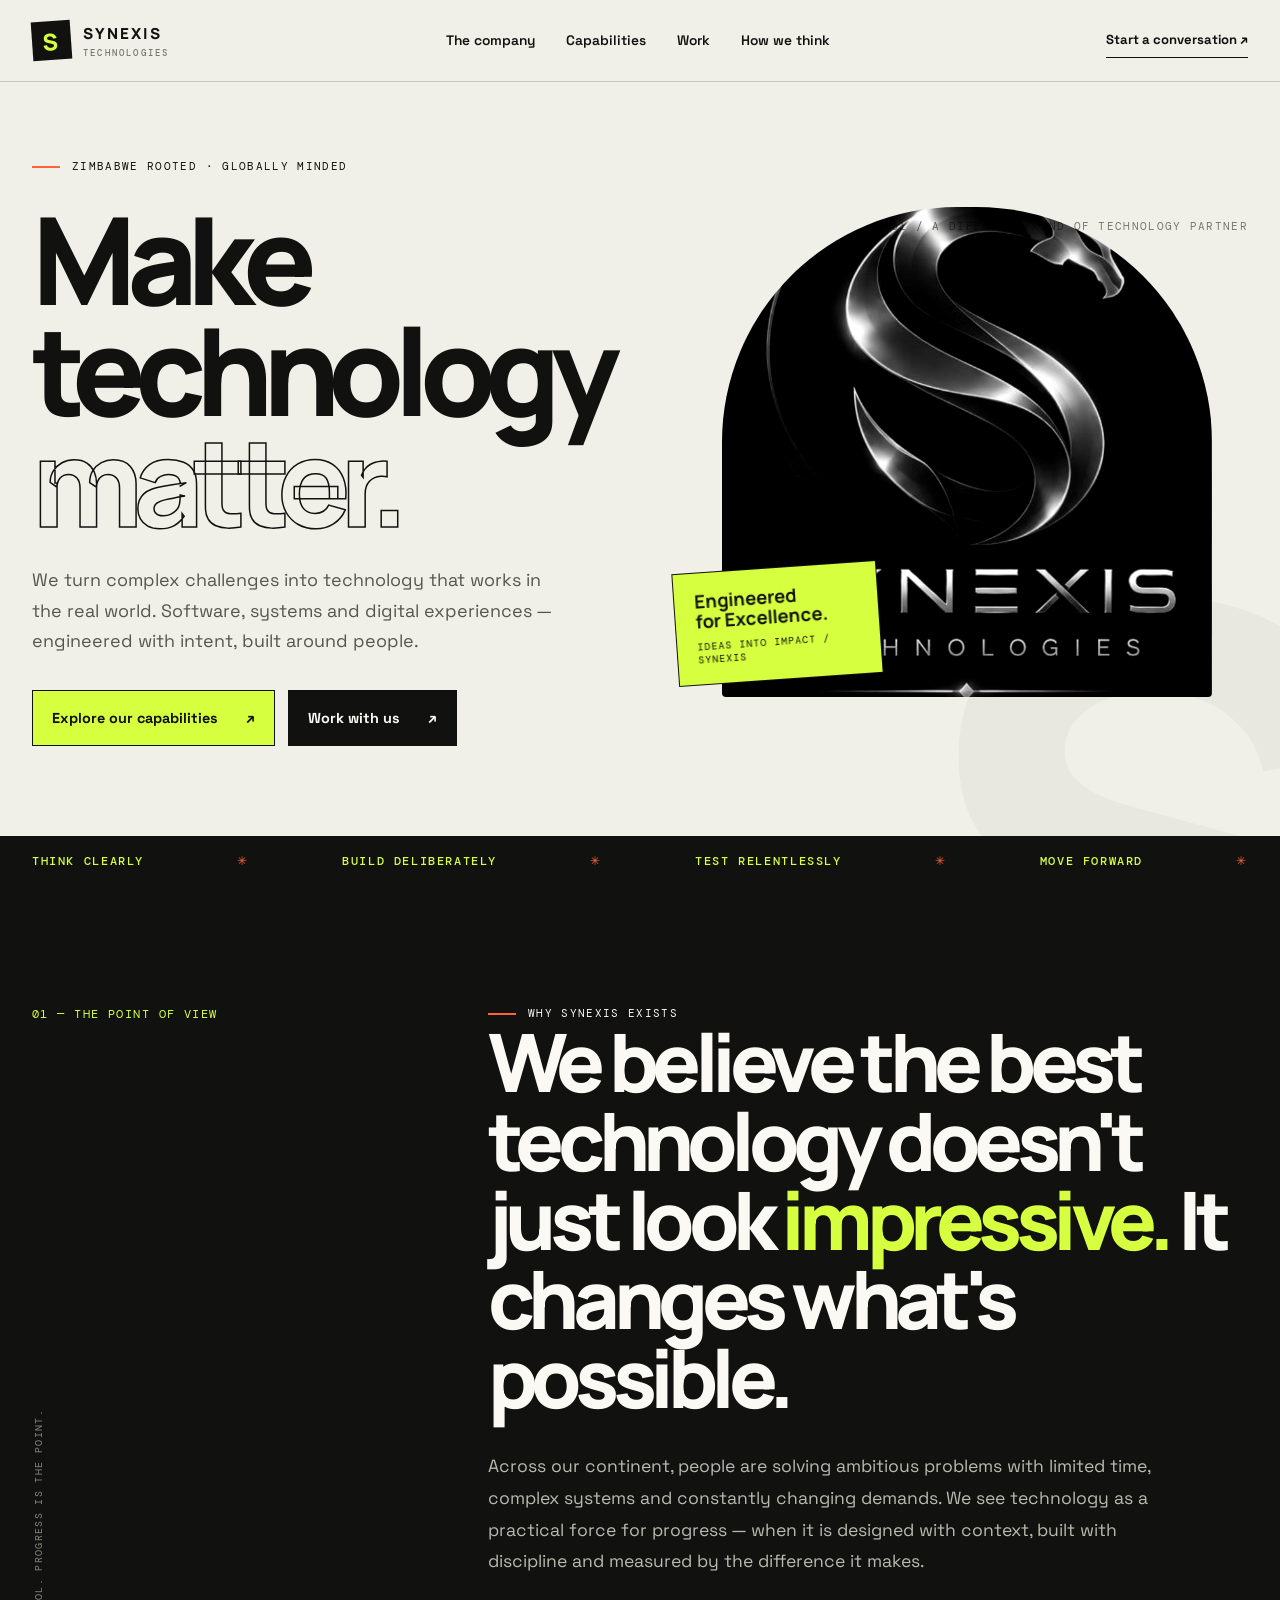
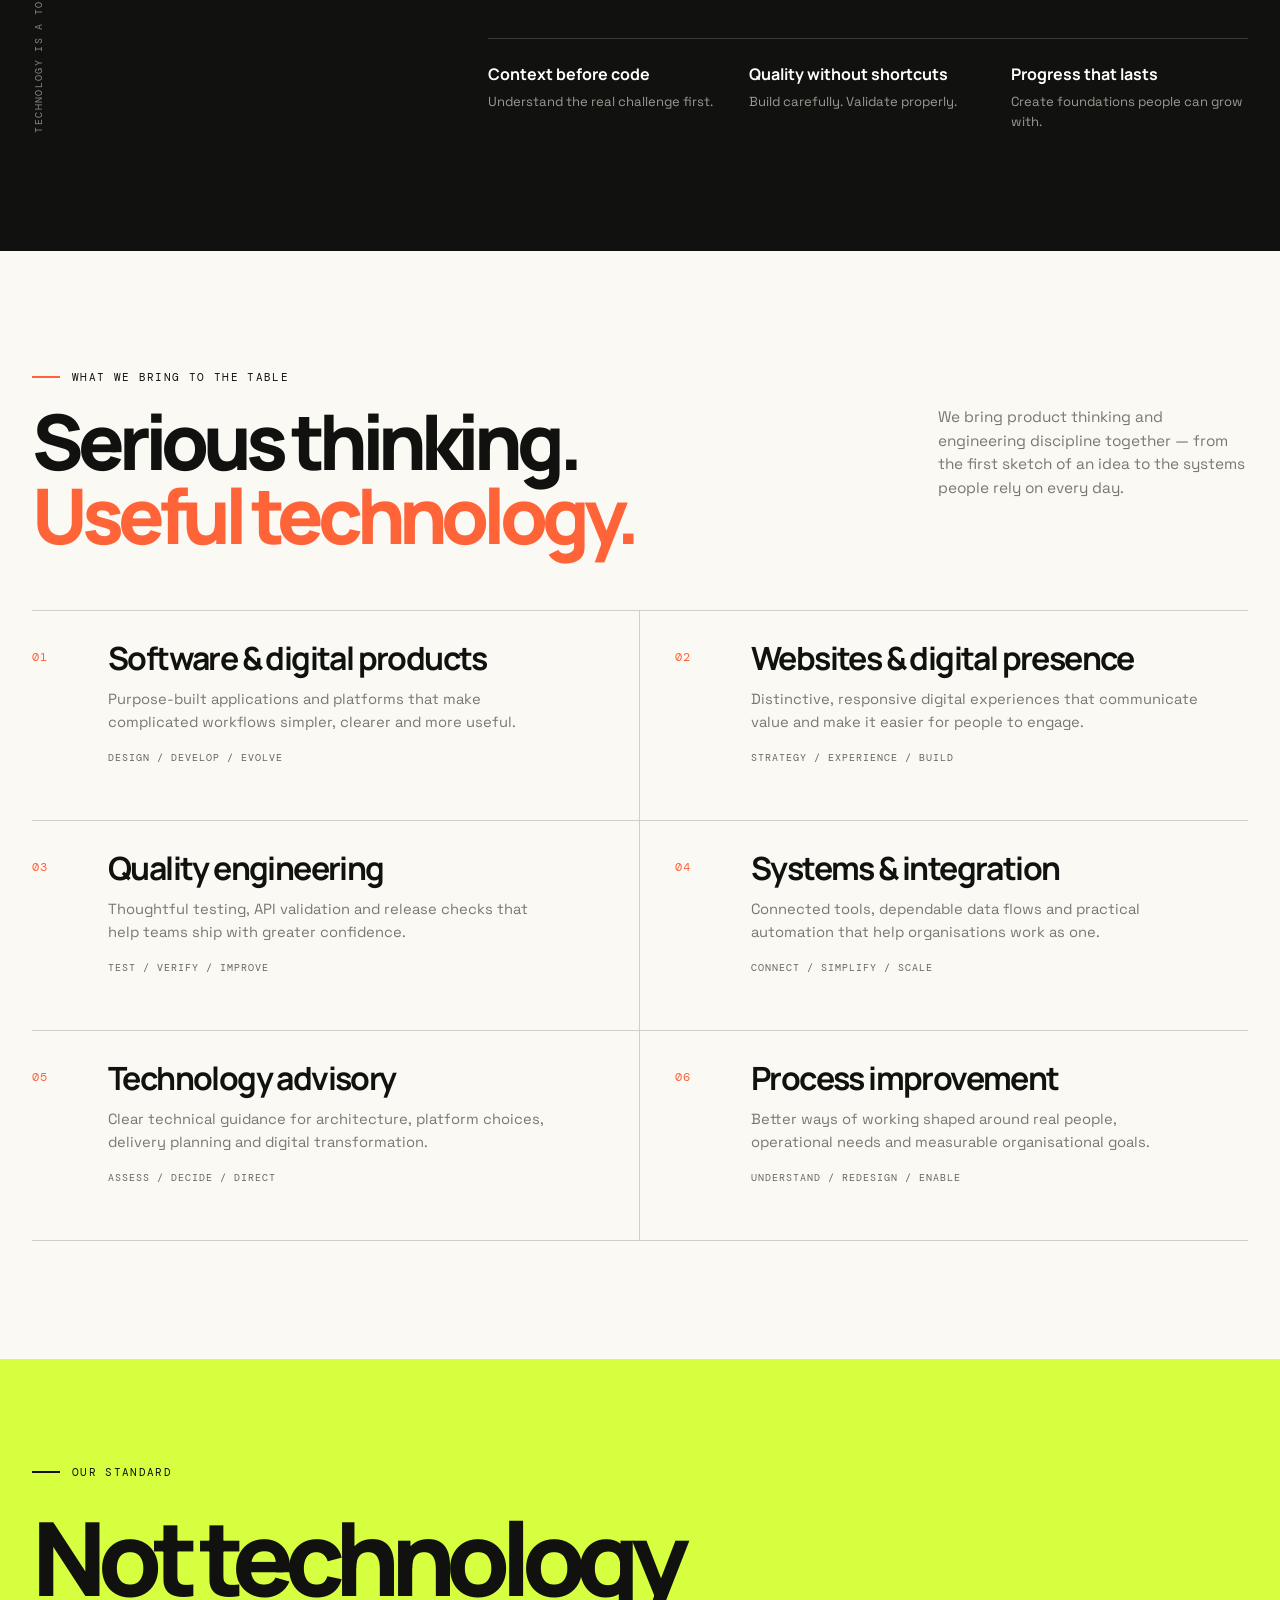
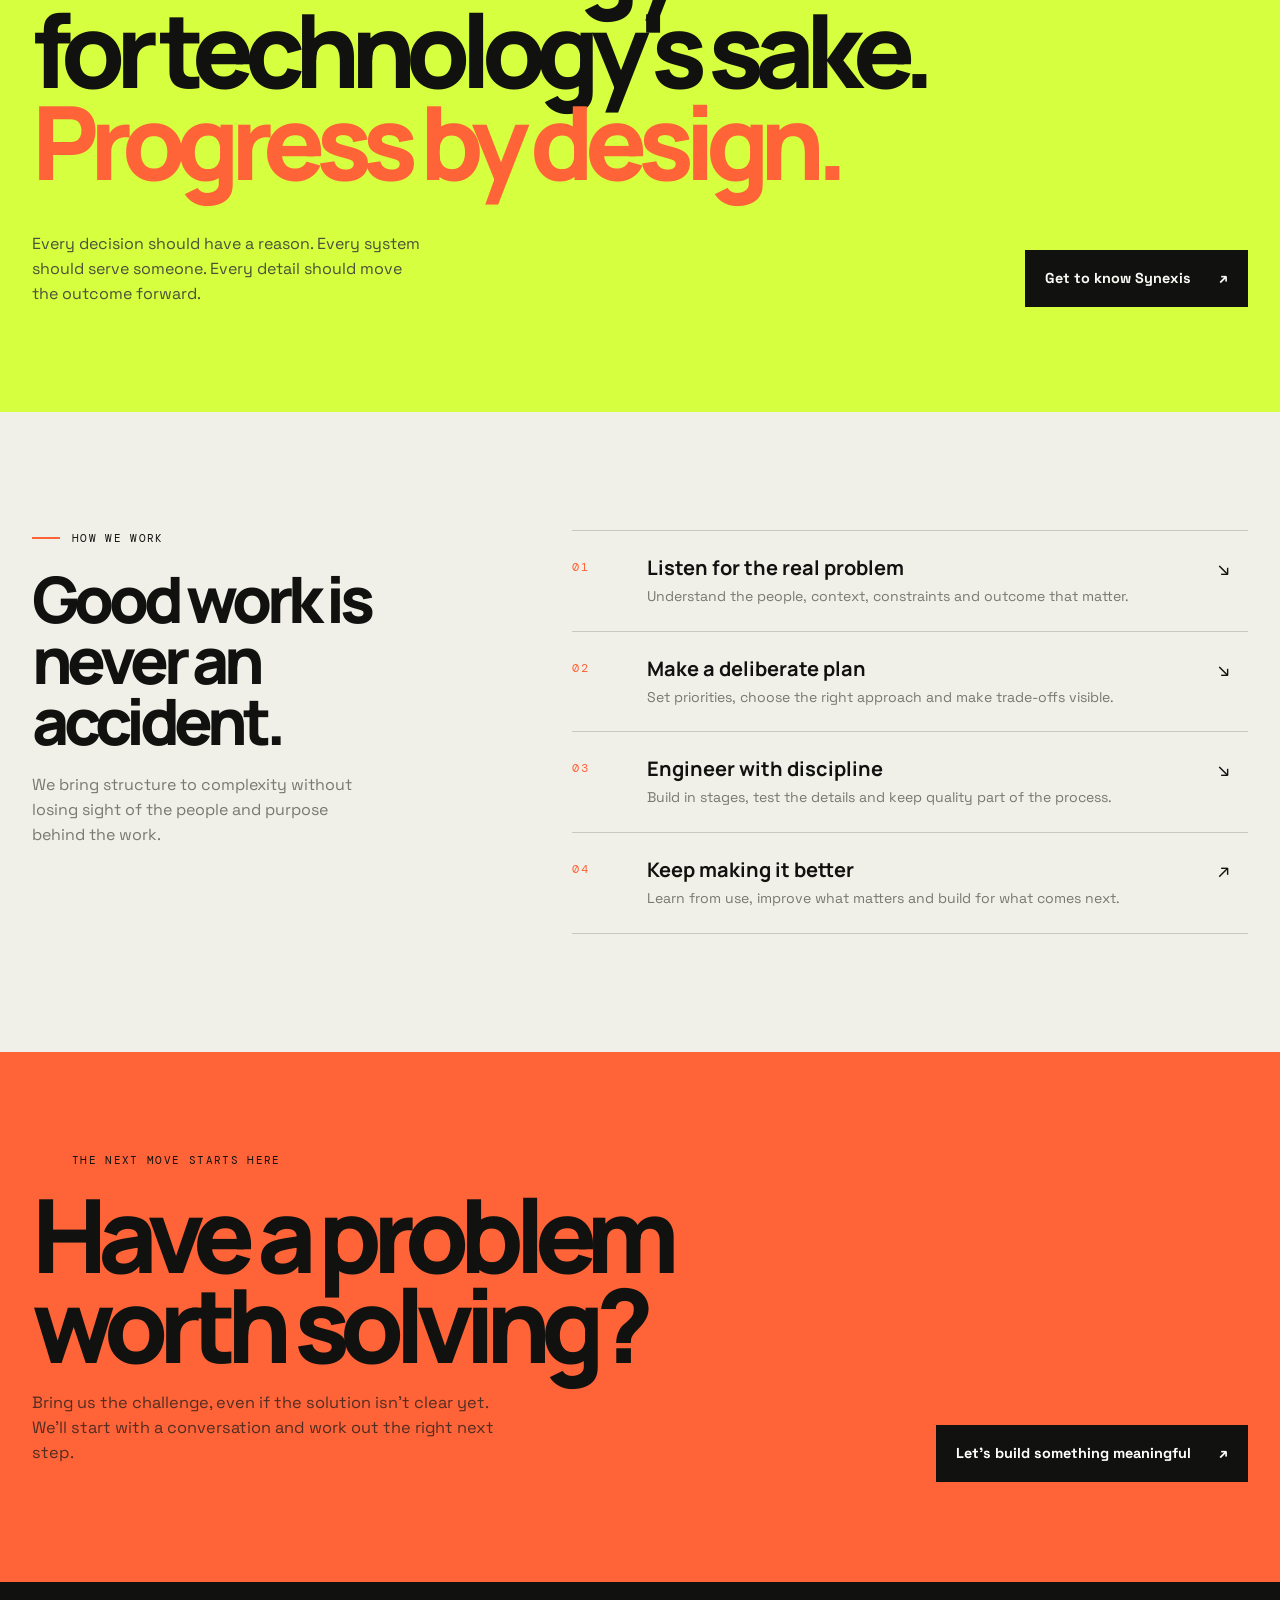
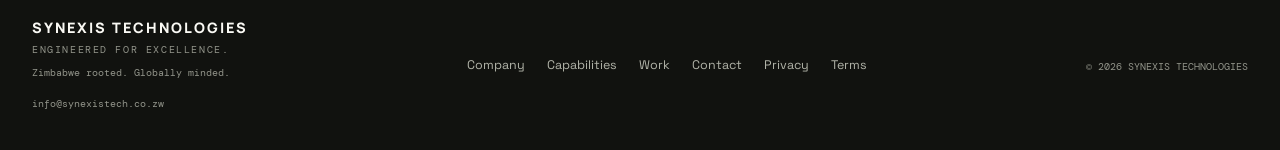
<file: index.html>
<!doctype html>
<html lang="en">
<head>
<meta charset="utf-8"><meta name="viewport" content="width=device-width,initial-scale=1">
<meta name="theme-color" content="#11120f">
<meta name="description" content="Synexis Technologies is an African-rooted technology company building useful digital products, dependable systems and better ways of working. Engineered for Excellence.">
<meta property="og:title" content="Synexis Technologies — Engineered for Excellence"><meta property="og:description" content="We turn complex challenges into technology that works in the real world."><meta property="og:type" content="website"><meta property="og:url" content="https://synexistech.co.zw/">
<title>Synexis Technologies — Engineered for Excellence</title>
<link rel="canonical" href="https://synexistech.co.zw/">
<link rel="preconnect" href="https://fonts.googleapis.com"><link rel="preconnect" href="https://fonts.gstatic.com" crossorigin>
<link href="https://fonts.googleapis.com/css2?family=DM+Mono:wght@400;500&family=Manrope:wght@400;500;600;700;800&family=Space+Grotesk:wght@400;500;600;700&display=swap" rel="stylesheet">
<link rel="icon" type="image/svg+xml" href="favicon.svg">
<style>
:root{--ink:#11120f;--paper:#f0efe8;--white:#faf9f4;--muted:#77796f;--line:rgba(17,18,15,.18);--acid:#d6ff3f;--orange:#ff6338;--max:1240px}
*{box-sizing:border-box}html{scroll-behavior:smooth;scroll-padding-top:84px}body{margin:0;background:var(--paper);color:var(--ink);font-family:"Space Grotesk",sans-serif;line-height:1.55}a{color:inherit;text-decoration:none}button{font:inherit}.wrap{width:min(var(--max),calc(100% - 64px));margin:auto}.mono,.eyebrow,.index,.meta{font-family:"DM Mono",monospace;text-transform:uppercase;letter-spacing:.12em}.eyebrow{font-size:.7rem;display:flex;align-items:center;gap:12px}.eyebrow:before{content:"";width:28px;height:2px;background:var(--orange)}.display{font-family:Manrope,sans-serif;font-weight:800;letter-spacing:-.085em;line-height:.91}.accent{color:var(--orange)}.button{display:inline-flex;align-items:center;gap:28px;padding:16px 19px;background:var(--acid);border:1px solid var(--ink);font-weight:700;font-size:.9rem;transition:.2s}.button:hover{background:var(--orange);color:white;transform:translateY(-3px)}.button.dark{background:var(--ink);color:var(--white);border-color:var(--ink)}.button.dark:hover{background:var(--orange);border-color:var(--orange)}
header{height:82px;background:var(--paper);border-bottom:1px solid var(--line);position:sticky;top:0;z-index:50}.nav{height:100%;display:flex;align-items:center;justify-content:space-between}.brand{display:flex;align-items:center;gap:12px;font:800 .95rem Manrope;letter-spacing:.13em}.brand-symbol{width:39px;height:39px;display:grid;place-items:center;background:var(--ink);color:var(--acid);font:800 1.45rem Manrope;transform:rotate(-4deg)}.brand small{display:block;font:500 .55rem "DM Mono";letter-spacing:.25em;margin-top:3px;color:var(--muted)}.nav-links{display:flex;align-items:center;gap:31px;font-size:.86rem;font-weight:600}.nav-links a{position:relative}.nav-links a:after{content:"";position:absolute;left:0;right:100%;bottom:-7px;height:2px;background:var(--orange);transition:.2s}.nav-links a:hover:after{right:0}.nav-contact{font-size:.82rem;font-weight:700;border-bottom:1px solid var(--ink);padding:7px 0}.menu{display:none;background:none;border:1px solid var(--ink);padding:8px 12px}
.hero{min-height:690px;display:flex;align-items:center;position:relative;overflow:hidden;background:var(--paper)}.hero:after{content:"S";position:absolute;right:-.04em;bottom:-.43em;font:800 min(58vw,760px)/.8 Manrope;letter-spacing:-.13em;color:rgba(17,18,15,.035);pointer-events:none}.hero-grid{display:grid;grid-template-columns:1.05fr .95fr;align-items:center;gap:34px;padding:76px 0 90px;position:relative;z-index:1}.hero h1{font-size:clamp(4.5rem,9.5vw,9.1rem);margin:28px 0 30px;max-width:820px}.hero h1 .outline{-webkit-text-stroke:1.5px var(--ink);color:transparent}.hero-copy>p{font-size:1.12rem;line-height:1.7;max-width:520px;color:#55574e}.hero-actions{display:flex;gap:13px;align-items:center;flex-wrap:wrap;margin-top:33px}.hero-side{position:relative;min-height:500px;display:flex;align-items:center;justify-content:center}.hero-photo{width:min(100%,490px);height:490px;object-fit:cover;object-position:center;border-radius:48% 48% 4px 4px;filter:grayscale(1) contrast(1.1);mix-blend-mode:multiply}.hero-stamp{position:absolute;bottom:22px;left:-12px;background:var(--acid);border:1px solid var(--ink);padding:18px 20px;max-width:205px;transform:rotate(-4deg)}.hero-stamp strong{display:block;font:700 1.15rem Manrope;line-height:1.1}.hero-stamp span{display:block;font: .62rem "DM Mono";text-transform:uppercase;letter-spacing:.1em;margin-top:9px}.hero-index{position:absolute;right:0;top:16px;font-size:.68rem;color:var(--muted)}
.marquee{background:var(--ink);color:var(--acid);overflow:hidden;border-top:1px solid var(--ink);border-bottom:1px solid var(--ink)}.marquee-inner{display:flex;justify-content:space-between;gap:24px;white-space:nowrap;padding:17px 0;font:500 .72rem "DM Mono";letter-spacing:.14em;text-transform:uppercase}.marquee b{color:var(--orange);font-weight:500}
.section{padding:118px 0}.section-top{display:flex;justify-content:space-between;align-items:flex-start;gap:30px;margin-bottom:58px}.section-top h2{font:800 clamp(3rem,6vw,6.2rem)/.96 Manrope;letter-spacing:-.08em;margin:18px 0 0;max-width:770px}.section-top p{max-width:310px;color:var(--muted);font-size:.96rem;margin:36px 0 0}.story{background:var(--ink);color:var(--white)}.story-grid{display:grid;grid-template-columns:.65fr 1.35fr;gap:90px}.story-aside{display:flex;flex-direction:column;justify-content:space-between}.story-aside .index{color:var(--acid);font-size:.75rem}.story-aside .vertical-note{writing-mode:vertical-rl;transform:rotate(180deg);font: .65rem "DM Mono";letter-spacing:.13em;color:#85877d;text-transform:uppercase}.story h2{font:800 clamp(3rem,6.3vw,6.5rem)/.98 Manrope;letter-spacing:-.08em;margin:0 0 34px;max-width:900px}.story h2 span{color:var(--acid)}.story-copy{max-width:710px;color:#b9baaf;font-size:1.1rem;line-height:1.8}.story-foot{display:grid;grid-template-columns:repeat(3,1fr);gap:24px;margin-top:60px;padding-top:24px;border-top:1px solid #ffffff2a}.story-foot strong{display:block;font:700 1rem Manrope;color:white}.story-foot span{display:block;color:#999b91;font-size:.82rem;margin-top:7px}
.capabilities{background:var(--white)}.cap-grid{display:grid;grid-template-columns:repeat(2,1fr);border-top:1px solid var(--line)}.cap{padding:30px 28px 34px 0;border-bottom:1px solid var(--line);display:grid;grid-template-columns:58px 1fr;gap:18px;min-height:210px}.cap:nth-child(odd){border-right:1px solid var(--line);padding-right:35px}.cap:nth-child(even){padding-left:35px}.cap .index{font-size:.72rem;color:var(--orange);padding-top:8px}.cap h3{font:700 clamp(1.4rem,2.5vw,2.1rem)/1.1 Manrope;letter-spacing:-.05em;margin:0 0 12px}.cap p{color:var(--muted);font-size:.92rem;max-width:450px;margin:0}.cap-tag{display:inline-block;margin-top:18px;font: .62rem "DM Mono";letter-spacing:.1em;text-transform:uppercase;color:#65675e}
.manifesto{background:var(--acid);padding:105px 0}.manifesto .eyebrow:before{background:var(--ink)}.manifesto h2{font:800 clamp(3.5rem,8vw,8.4rem)/.9 Manrope;letter-spacing:-.09em;max-width:1100px;margin:30px 0 45px}.manifesto h2 em{font-style:normal;color:var(--orange)}.manifesto-bottom{display:flex;justify-content:space-between;align-items:end;gap:24px}.manifesto-bottom p{max-width:390px;color:#4c503a;margin:0}
.method{background:var(--paper)}.method-grid{display:grid;grid-template-columns:.8fr 1.2fr;gap:90px}.method-intro h2{font:800 clamp(3rem,5vw,5rem)/.95 Manrope;letter-spacing:-.08em;margin:22px 0}.method-intro p{color:var(--muted);max-width:340px}.method-list{border-top:1px solid var(--line)}.method-item{display:grid;grid-template-columns:55px 1fr 30px;gap:20px;padding:23px 0;border-bottom:1px solid var(--line);align-items:start}.method-item .index{color:var(--orange);font-size:.72rem;padding-top:5px}.method-item h3{font:700 1.25rem Manrope;margin:0 0 5px}.method-item p{color:var(--muted);font-size:.88rem;margin:0}.method-item b{font-size:1.2rem;font-weight:400}
.contact{background:var(--orange);color:var(--ink);padding:100px 0}.contact-grid{display:grid;grid-template-columns:1fr auto;gap:40px;align-items:end}.contact h2{font:800 clamp(3.6rem,8vw,8rem)/.88 Manrope;letter-spacing:-.09em;margin:20px 0;max-width:900px}.contact p{max-width:470px;color:#532d22;font-size:1.02rem}.contact .button{background:var(--ink);color:white;border-color:var(--ink);white-space:nowrap}.contact .button:hover{background:var(--acid);color:var(--ink)}
footer{background:var(--ink);color:var(--white);padding:36px 0}.footer-row{display:flex;justify-content:space-between;align-items:center;gap:25px}.footer-brand{font:800 .9rem Manrope;letter-spacing:.14em}.footer-brand small{display:block;font: .62rem "DM Mono";color:#92948a;letter-spacing:.16em;margin-top:6px}.footer-links{display:flex;gap:22px;flex-wrap:wrap;color:#b2b4a9;font-size:.78rem}.footer-links a:hover{color:var(--acid)}.copyright{font:.65rem "DM Mono";color:#92948a}
.reveal{opacity:0;transform:translateY(22px);transition:opacity .7s ease,transform .7s ease}.reveal.visible{opacity:1;transform:none}
@media(max-width:900px){.wrap{width:min(var(--max),calc(100% - 42px))}.hero-grid{grid-template-columns:1fr .8fr;gap:12px}.hero h1{font-size:clamp(4rem,10vw,7rem)}.hero-side{min-height:400px}.hero-photo{height:390px}.story-grid,.method-grid{gap:45px}.section{padding:88px 0}.section-top{display:block}.section-top p{margin:22px 0 0}.contact-grid{grid-template-columns:1fr auto}}
@media(max-width:640px){header{height:70px}.wrap{width:calc(100% - 36px)}.menu{display:block}.nav-links{display:none;position:absolute;top:69px;left:0;right:0;background:var(--paper);padding:14px 22px 22px;border-bottom:1px solid var(--line);flex-direction:column;align-items:stretch;gap:0}.nav-links.open{display:flex}.nav-links a{padding:12px 0}.nav-contact{display:none}.hero-grid{grid-template-columns:1fr;padding:62px 0 58px}.hero{min-height:auto}.hero h1{font-size:clamp(4rem,17vw,6.2rem)}.hero-copy>p{font-size:1rem}.hero-side{min-height:300px;margin-top:12px}.hero-photo{height:310px;width:82%}.hero-stamp{left:0;bottom:5px}.hero-index{top:0}.marquee-inner{justify-content:flex-start;overflow:hidden}.marquee-inner span:nth-child(n+4){display:none}.section{padding:76px 0}.section-top h2{font-size:clamp(3rem,13vw,4.7rem)}.story-grid,.method-grid{grid-template-columns:1fr;gap:34px}.story-aside .vertical-note{display:none}.story h2{font-size:clamp(3.2rem,13vw,5rem)}.story-copy{font-size:1rem}.story-foot{grid-template-columns:1fr;gap:18px;margin-top:36px}.cap-grid{grid-template-columns:1fr}.cap,.cap:nth-child(odd),.cap:nth-child(even){border-right:0;padding:24px 0;min-height:auto}.manifesto{padding:75px 0}.manifesto h2{font-size:clamp(3.5rem,15vw,6rem)}.manifesto-bottom{display:block}.manifesto-bottom p{margin-bottom:25px}.contact{padding:76px 0}.contact-grid{grid-template-columns:1fr;gap:24px}.contact h2{font-size:clamp(3.6rem,16vw,6rem)}.footer-row{flex-direction:column;align-items:flex-start}.footer-links{gap:15px}.copyright{margin-top:5px}}
@media(prefers-reduced-motion:reduce){html{scroll-behavior:auto}*,*:before,*:after{transition:none!important}.reveal{opacity:1;transform:none}}
</style>
</head>
<body>
<header><div class="wrap nav"><a class="brand" href="#home" aria-label="Synexis Technologies home"><span class="brand-symbol">S</span><span>SYNEXIS<small>TECHNOLOGIES</small></span></a><nav class="nav-links" id="navLinks"><a href="about.html">The company</a><a href="services.html">Capabilities</a><a href="work.html">Work</a><a href="#approach">How we think</a></nav><a class="nav-contact" href="contact.html">Start a conversation ↗</a><button class="menu" id="menuBtn" aria-label="Open navigation" aria-expanded="false">MENU</button></div></header>
<main>
<section class="hero" id="home"><div class="wrap hero-grid"><div class="hero-copy reveal"><span class="eyebrow">Zimbabwe rooted · Globally minded</span><h1 class="display">Make<br>technology<br><span class="outline">matter.</span></h1><p>We turn complex challenges into technology that works in the real world. Software, systems and digital experiences — engineered with intent, built around people.</p><div class="hero-actions"><a class="button" href="services.html">Explore our capabilities <span>↗</span></a><a class="button dark" href="contact.html">Work with us <span>↗</span></a></div></div><div class="hero-side reveal"><span class="hero-index mono">01 / A different kind of technology partner</span><img class="hero-photo" src="ChatGPT%20Image%20Oct%2027%2C%202026%2C%2003_24_05%20PM.jpg" alt="Synexis Technologies signature dragon emblem"><div class="hero-stamp"><strong>Engineered<br>for Excellence.</strong><span>Ideas into impact / Synexis</span></div></div></div></section>
<div class="marquee"><div class="wrap marquee-inner"><span>Think clearly</span><b>✳</b><span>Build deliberately</span><b>✳</b><span>Test relentlessly</span><b>✳</b><span>Move forward</span><b>✳</b></div></div>
<section class="section story"><div class="wrap story-grid"><aside class="story-aside"><span class="index">01 — The point of view</span><span class="vertical-note">Technology is a tool. Progress is the point.</span></aside><div class="reveal"><span class="eyebrow">Why Synexis exists</span><h2>We believe the best technology doesn't just look <span>impressive.</span> It changes what's possible.</h2><div class="story-copy">Across our continent, people are solving ambitious problems with limited time, complex systems and constantly changing demands. We see technology as a practical force for progress — when it is designed with context, built with discipline and measured by the difference it makes.</div><div class="story-foot"><div><strong>Context before code</strong><span>Understand the real challenge first.</span></div><div><strong>Quality without shortcuts</strong><span>Build carefully. Validate properly.</span></div><div><strong>Progress that lasts</strong><span>Create foundations people can grow with.</span></div></div></div></div></section>
<section class="section capabilities" id="capabilities"><div class="wrap"><div class="section-top reveal"><div><span class="eyebrow">What we bring to the table</span><h2>Serious thinking.<br><span class="accent">Useful technology.</span></h2></div><p>We bring product thinking and engineering discipline together — from the first sketch of an idea to the systems people rely on every day.</p></div><div class="cap-grid">
<article class="cap reveal"><span class="index">01</span><div><h3>Software & digital products</h3><p>Purpose-built applications and platforms that make complicated workflows simpler, clearer and more useful.</p><span class="cap-tag">Design / Develop / Evolve</span></div></article>
<article class="cap reveal"><span class="index">02</span><div><h3>Websites & digital presence</h3><p>Distinctive, responsive digital experiences that communicate value and make it easier for people to engage.</p><span class="cap-tag">Strategy / Experience / Build</span></div></article>
<article class="cap reveal"><span class="index">03</span><div><h3>Quality engineering</h3><p>Thoughtful testing, API validation and release checks that help teams ship with greater confidence.</p><span class="cap-tag">Test / Verify / Improve</span></div></article>
<article class="cap reveal"><span class="index">04</span><div><h3>Systems & integration</h3><p>Connected tools, dependable data flows and practical automation that help organisations work as one.</p><span class="cap-tag">Connect / Simplify / Scale</span></div></article>
<article class="cap reveal"><span class="index">05</span><div><h3>Technology advisory</h3><p>Clear technical guidance for architecture, platform choices, delivery planning and digital transformation.</p><span class="cap-tag">Assess / Decide / Direct</span></div></article>
<article class="cap reveal"><span class="index">06</span><div><h3>Process improvement</h3><p>Better ways of working shaped around real people, operational needs and measurable organisational goals.</p><span class="cap-tag">Understand / Redesign / Enable</span></div></article>
</div></div></section>
<section class="manifesto"><div class="wrap reveal"><span class="eyebrow">Our standard</span><h2>Not technology<br>for technology's sake.<br><em>Progress by design.</em></h2><div class="manifesto-bottom"><p>Every decision should have a reason. Every system should serve someone. Every detail should move the outcome forward.</p><a class="button dark" href="about.html">Get to know Synexis <span>↗</span></a></div></div></section>
<section class="section method" id="approach"><div class="wrap method-grid"><div class="method-intro reveal"><span class="eyebrow">How we work</span><h2>Good work is never an accident.</h2><p>We bring structure to complexity without losing sight of the people and purpose behind the work.</p></div><div class="method-list reveal"><div class="method-item"><span class="index">01</span><div><h3>Listen for the real problem</h3><p>Understand the people, context, constraints and outcome that matter.</p></div><b>↘</b></div><div class="method-item"><span class="index">02</span><div><h3>Make a deliberate plan</h3><p>Set priorities, choose the right approach and make trade-offs visible.</p></div><b>↘</b></div><div class="method-item"><span class="index">03</span><div><h3>Engineer with discipline</h3><p>Build in stages, test the details and keep quality part of the process.</p></div><b>↘</b></div><div class="method-item"><span class="index">04</span><div><h3>Keep making it better</h3><p>Learn from use, improve what matters and build for what comes next.</p></div><b>↗</b></div></div></div></section>
<section class="contact"><div class="wrap contact-grid"><div class="reveal"><span class="eyebrow">The next move starts here</span><h2>Have a problem<br>worth solving?</h2><p>Bring us the challenge, even if the solution isn't clear yet. We'll start with a conversation and work out the right next step.</p></div><a class="button reveal" href="contact.html">Let's build something meaningful <span>↗</span></a></div></section>
</main>
<footer><div class="wrap footer-row"><div><div class="footer-brand">SYNEXIS TECHNOLOGIES<small>ENGINEERED FOR EXCELLENCE.</small></div><p class="copyright">Zimbabwe rooted. Globally minded.</p><a class="copyright" href="mailto:info@synexistech.co.zw">info@synexistech.co.zw</a></div><div class="footer-links"><a href="about.html">Company</a><a href="services.html">Capabilities</a><a href="work.html">Work</a><a href="contact.html">Contact</a><a href="privacy.html">Privacy</a><a href="terms.html">Terms</a></div><div class="copyright">© <span id="year"></span> SYNEXIS TECHNOLOGIES</div></div></footer>
<script>
const menuBtn=document.getElementById('menuBtn'),navLinks=document.getElementById('navLinks');
menuBtn.addEventListener('click',()=>{const open=navLinks.classList.toggle('open');menuBtn.setAttribute('aria-expanded',String(open));menuBtn.textContent=open?'CLOSE':'MENU';menuBtn.setAttribute('aria-label',open?'Close navigation':'Open navigation')});
navLinks.querySelectorAll('a').forEach(a=>a.addEventListener('click',()=>{navLinks.classList.remove('open');menuBtn.setAttribute('aria-expanded','false');menuBtn.textContent='MENU'}));
document.getElementById('year').textContent=new Date().getFullYear();
if('IntersectionObserver'in window){const observer=new IntersectionObserver(entries=>entries.forEach(entry=>{if(entry.isIntersecting){entry.target.classList.add('visible');observer.unobserve(entry.target)}}),{threshold:.12});document.querySelectorAll('.reveal').forEach(el=>observer.observe(el))}else document.querySelectorAll('.reveal').forEach(el=>el.classList.add('visible'));
</script>
</body></html>
</file>
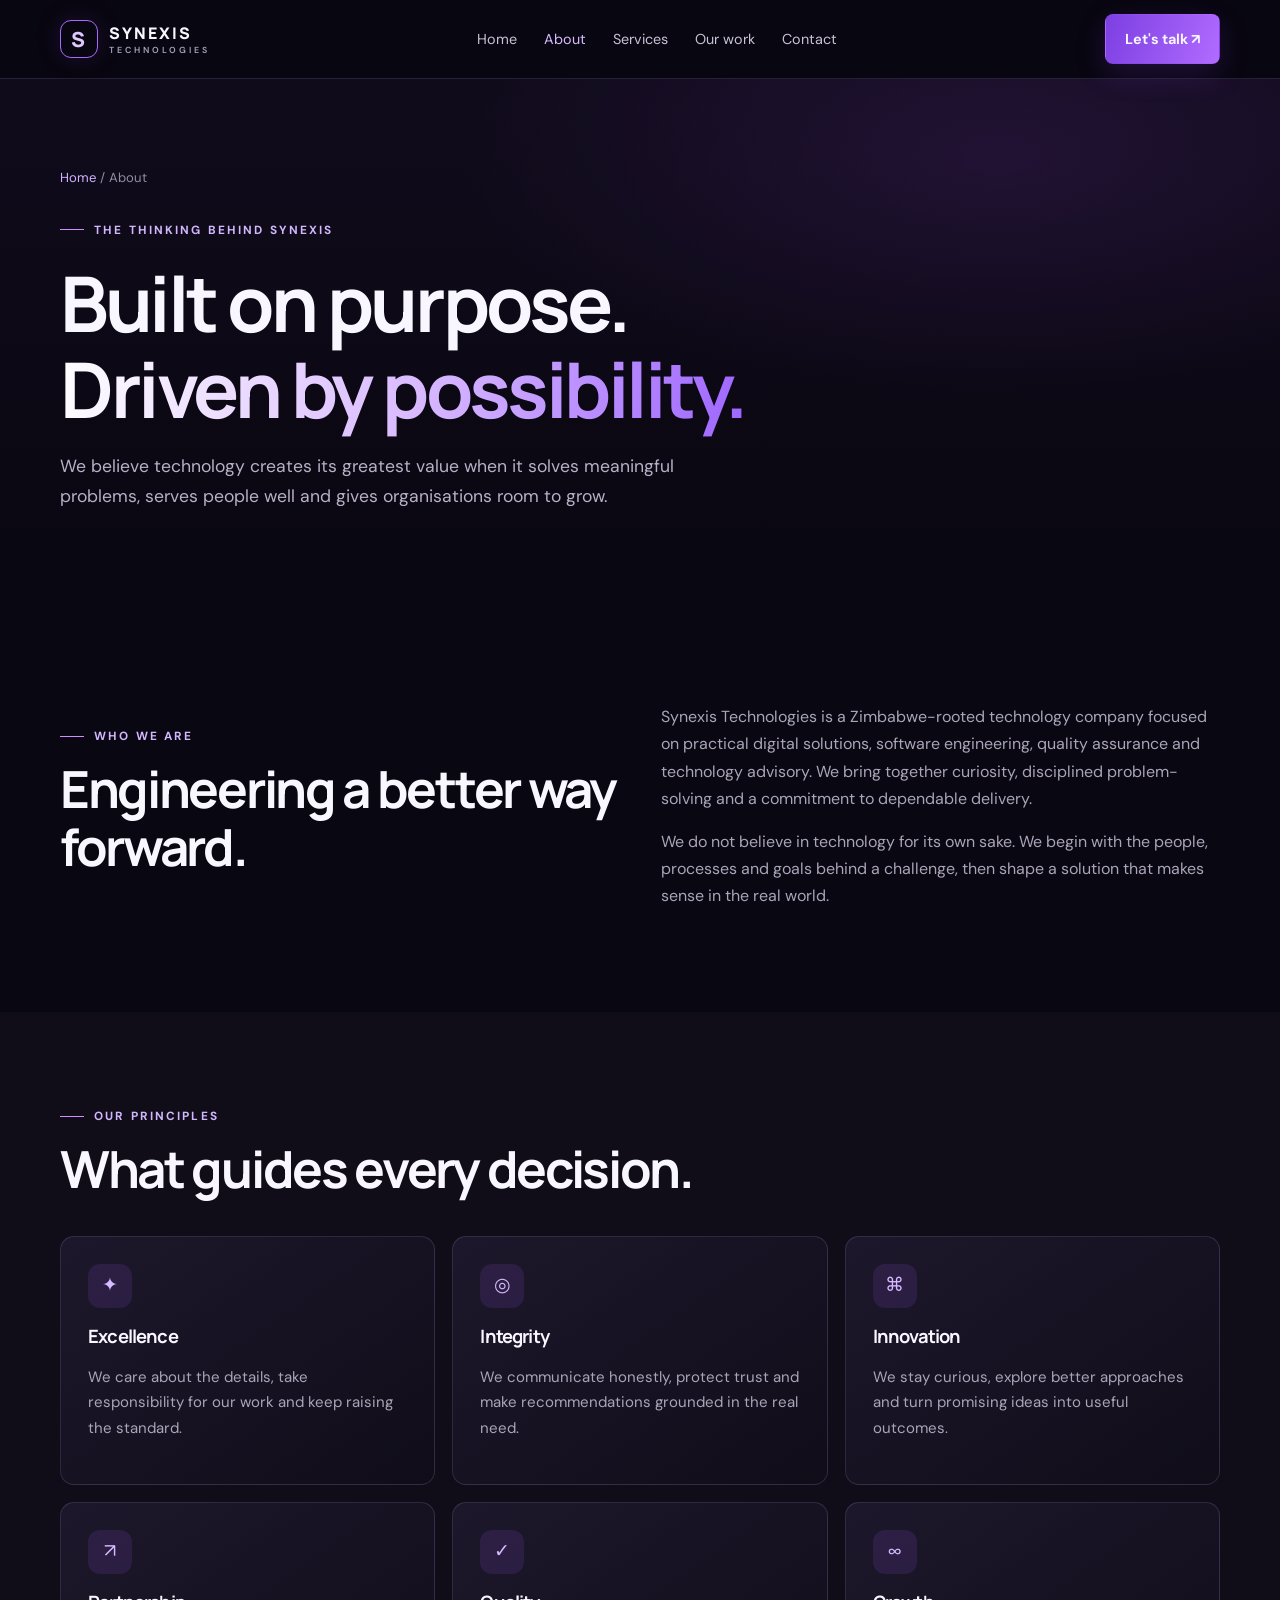
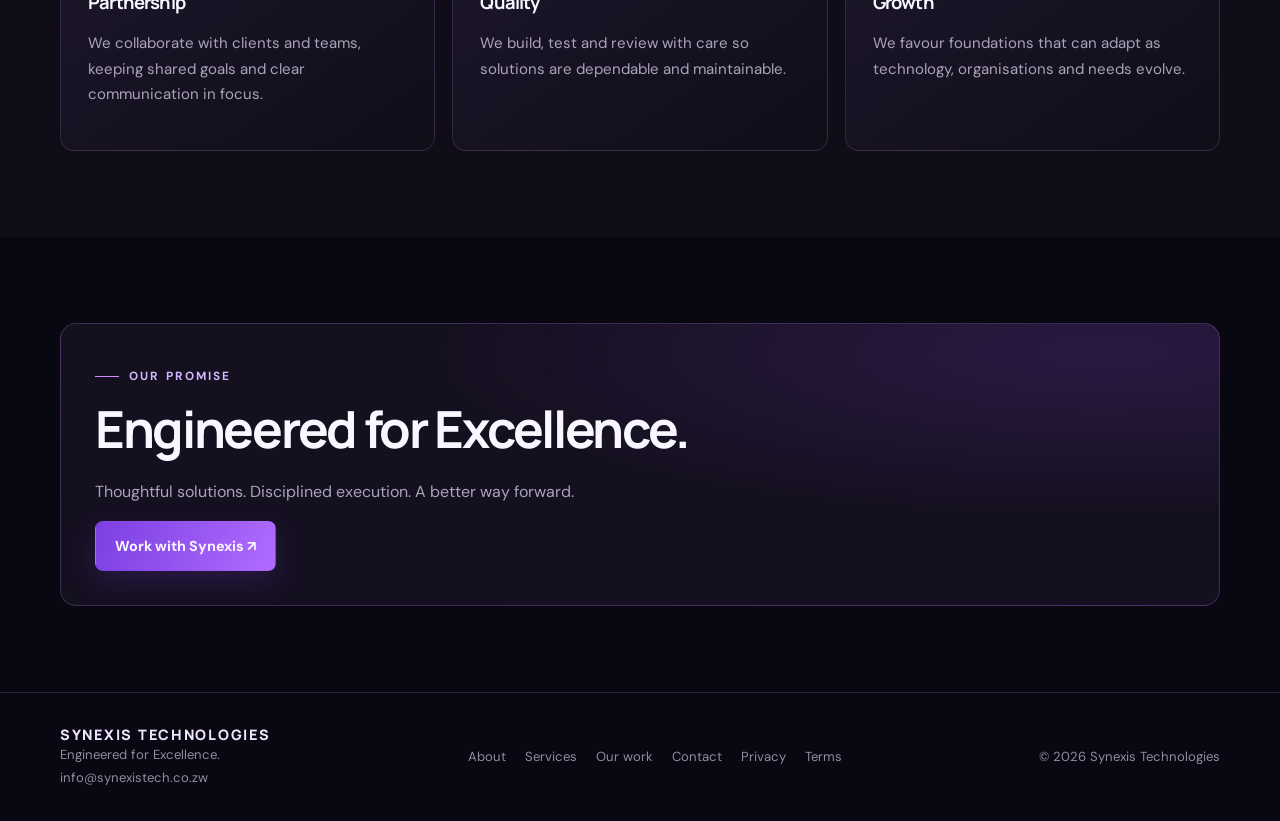
<file: about.html>
<!doctype html><html lang="en"><head><meta charset="utf-8"><meta name="viewport" content="width=device-width,initial-scale=1"><meta name="description" content="Discover Synexis Technologies: our purpose, principles and approach to building useful technology."><title>About Synexis Technologies</title><link rel="stylesheet" href="assets/css/site.css"><link rel="preconnect" href="https://fonts.googleapis.com"><link href="https://fonts.googleapis.com/css2?family=DM+Sans:wght@400;500;600;700&family=Manrope:wght@500;600;700;800&display=swap" rel="stylesheet"><link rel="icon" type="image/svg+xml" href="favicon.svg"></head><body><a class="skip" href="#main">Skip to content</a><header class="site-header"><div class="wrap nav"><a class="brand" href="index.html"><span class="brand-mark">S</span><span>SYNEXIS<small>TECHNOLOGIES</small></span></a><nav class="nav-links"><a href="index.html">Home</a><a href="about.html" aria-current="page">About</a><a href="services.html">Services</a><a href="work.html">Our work</a><a href="contact.html">Contact</a></nav><a class="btn btn-primary" href="contact.html">Let's talk ↗</a><button class="menu-btn" aria-expanded="false">Menu</button></div></header><main id="main"><section class="page-hero"><div class="wrap"><div class="crumb"><a href="index.html">Home</a> / About</div><span class="eyebrow">The thinking behind Synexis</span><h1>Built on purpose.<br><span class="gradient">Driven by possibility.</span></h1><p>We believe technology creates its greatest value when it solves meaningful problems, serves people well and gives organisations room to grow.</p></div></section><section class="section"><div class="wrap grid-2"><div class="reveal"><span class="eyebrow">Who we are</span><h2>Engineering a better way forward.</h2></div><div class="reveal"><p class="muted">Synexis Technologies is a Zimbabwe-rooted technology company focused on practical digital solutions, software engineering, quality assurance and technology advisory. We bring together curiosity, disciplined problem-solving and a commitment to dependable delivery.</p><p class="muted">We do not believe in technology for its own sake. We begin with the people, processes and goals behind a challenge, then shape a solution that makes sense in the real world.</p></div></div></section><section class="section" style="background:#100d19"><div class="wrap"><div class="section-head reveal"><span class="eyebrow">Our principles</span><h2>What guides every decision.</h2></div><div class="grid-3"><article class="card reveal"><div class="icon-box">✦</div><h3>Excellence</h3><p>We care about the details, take responsibility for our work and keep raising the standard.</p></article><article class="card reveal"><div class="icon-box">◎</div><h3>Integrity</h3><p>We communicate honestly, protect trust and make recommendations grounded in the real need.</p></article><article class="card reveal"><div class="icon-box">⌘</div><h3>Innovation</h3><p>We stay curious, explore better approaches and turn promising ideas into useful outcomes.</p></article><article class="card reveal"><div class="icon-box">↗</div><h3>Partnership</h3><p>We collaborate with clients and teams, keeping shared goals and clear communication in focus.</p></article><article class="card reveal"><div class="icon-box">✓</div><h3>Quality</h3><p>We build, test and review with care so solutions are dependable and maintainable.</p></article><article class="card reveal"><div class="icon-box">∞</div><h3>Growth</h3><p>We favour foundations that can adapt as technology, organisations and needs evolve.</p></article></div></div></section><section class="section"><div class="wrap callout reveal"><span class="eyebrow">Our promise</span><h2>Engineered for Excellence.</h2><p class="muted">Thoughtful solutions. Disciplined execution. A better way forward.</p><a class="btn btn-primary" href="contact.html">Work with Synexis ↗</a></div></section></main><footer class="site-footer"><div class="wrap footer-row"><div><div class="footer-brand">SYNEXIS TECHNOLOGIES</div><div>Engineered for Excellence.</div><div><a href="mailto:info@synexistech.co.zw">info@synexistech.co.zw</a></div></div><div class="footer-links"><a href="about.html">About</a><a href="services.html">Services</a><a href="work.html">Our work</a><a href="contact.html">Contact</a><a href="privacy.html">Privacy</a><a href="terms.html">Terms</a></div><div>© <span data-year></span> Synexis Technologies</div></div></footer><script src="assets/js/site.js"></script></body></html>
</file>
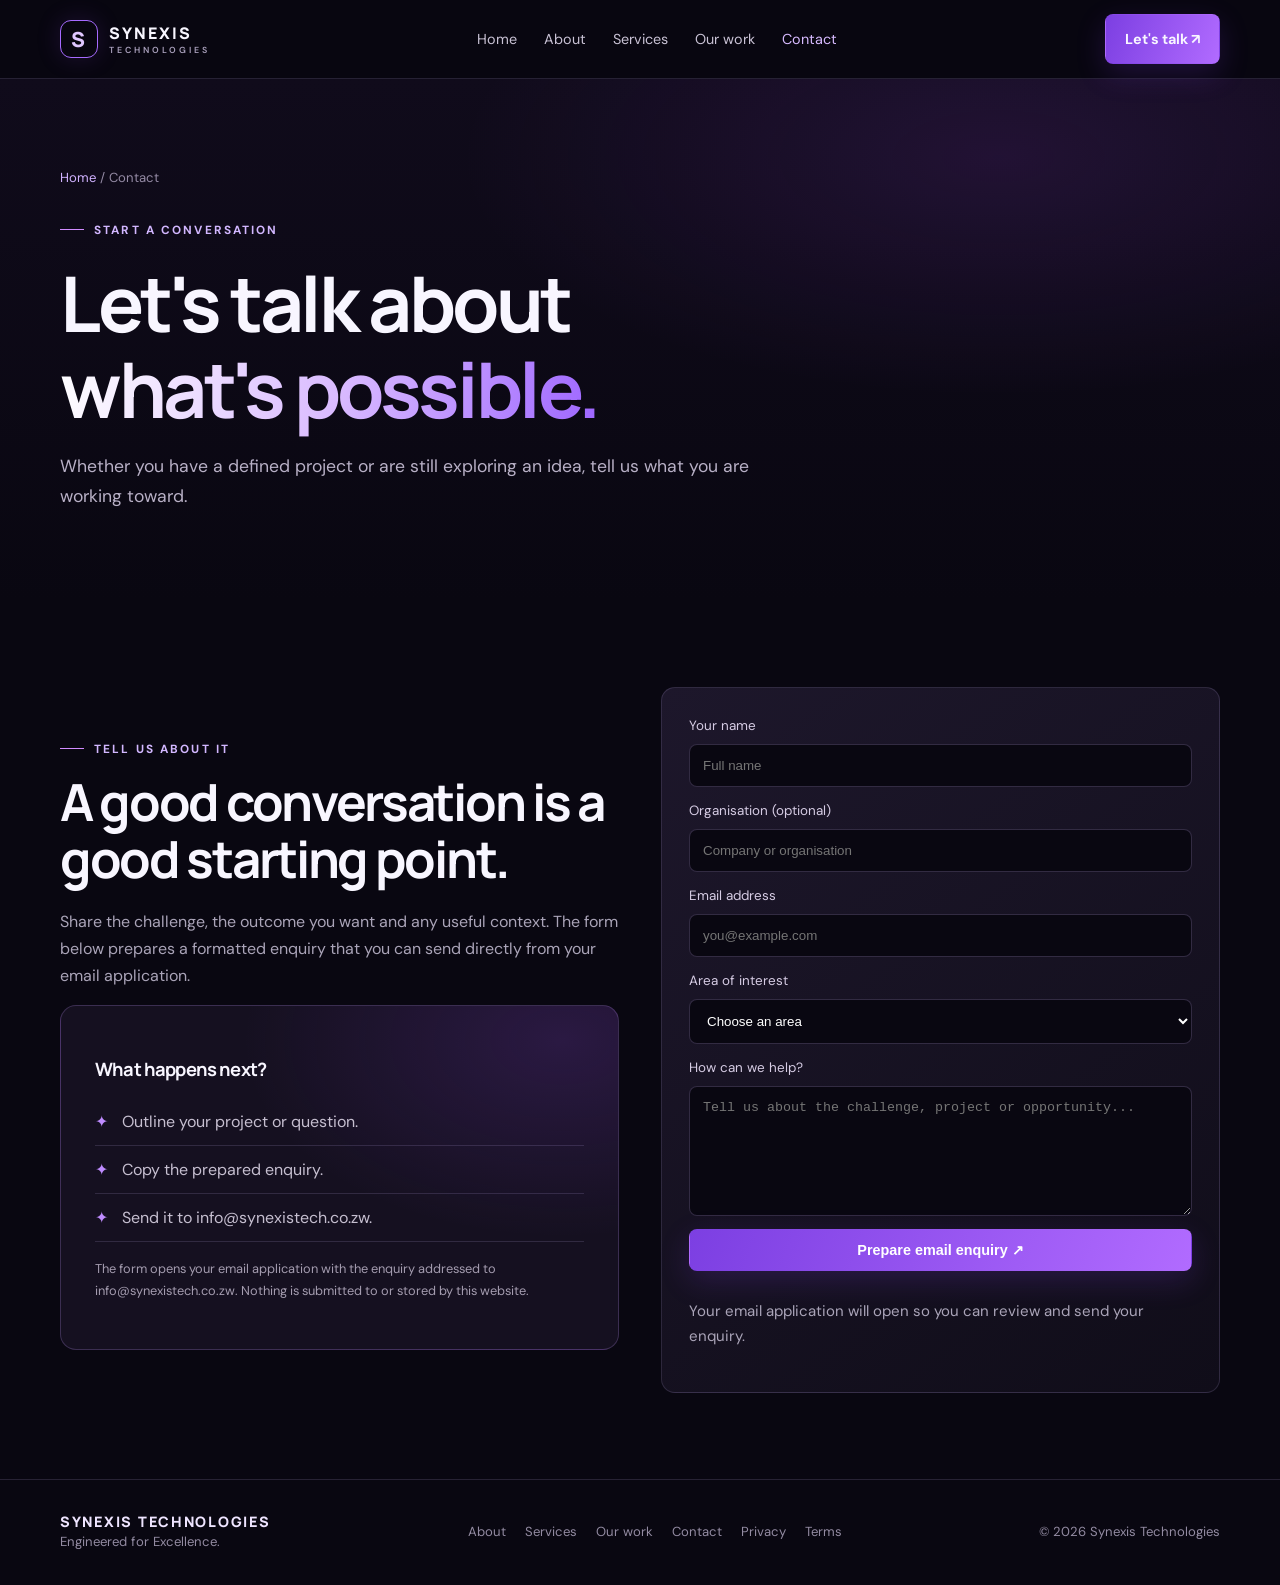
<file: contact.html>
<!doctype html><html lang="en"><head><meta charset="utf-8"><meta name="viewport" content="width=device-width,initial-scale=1"><meta name="description" content="Contact Synexis Technologies to discuss software, digital solutions, quality assurance or technology consulting."><title>Contact | Synexis Technologies</title><link rel="stylesheet" href="assets/css/site.css"><link rel="preconnect" href="https://fonts.googleapis.com"><link href="https://fonts.googleapis.com/css2?family=DM+Sans:wght@400;500;600;700&family=Manrope:wght@500;600;700;800&display=swap" rel="stylesheet"><link rel="icon" type="image/svg+xml" href="favicon.svg"></head><body><header class="site-header"><div class="wrap nav"><a class="brand" href="index.html"><span class="brand-mark">S</span><span>SYNEXIS<small>TECHNOLOGIES</small></span></a><nav class="nav-links"><a href="index.html">Home</a><a href="about.html">About</a><a href="services.html">Services</a><a href="work.html">Our work</a><a href="contact.html" aria-current="page">Contact</a></nav><a class="btn btn-primary" href="contact.html">Let's talk ↗</a><button class="menu-btn" aria-expanded="false">Menu</button></div></header><main><section class="page-hero"><div class="wrap"><div class="crumb"><a href="index.html">Home</a> / Contact</div><span class="eyebrow">Start a conversation</span><h1>Let's talk about<br><span class="gradient">what's possible.</span></h1><p>Whether you have a defined project or are still exploring an idea, tell us what you are working toward.</p></div></section><section class="section"><div class="wrap grid-2"><div class="reveal"><span class="eyebrow">Tell us about it</span><h2>A good conversation is a good starting point.</h2><p class="muted">Share the challenge, the outcome you want and any useful context. The form below prepares a formatted enquiry that you can send directly from your email application.</p><div class="callout"><h3>What happens next?</h3><ul class="list-check"><li>Outline your project or question.</li><li>Copy the prepared enquiry.</li><li>Send it to info@synexistech.co.zw.</li></ul><p class="notice">The form opens your email application with the enquiry addressed to <a href="mailto:info@synexistech.co.zw">info@synexistech.co.zw</a>. Nothing is submitted to or stored by this website.</p></div></div><form class="contact-form card reveal" id="enquiry-form"><label>Your name<input name="name" autocomplete="name" required placeholder="Full name"></label><label>Organisation (optional)<input name="organisation" autocomplete="organization" placeholder="Company or organisation"></label><label>Email address<input name="email" type="email" autocomplete="email" required placeholder="you@example.com"></label><label>Area of interest<select name="area" required><option value="">Choose an area</option><option>Software and digital solutions</option><option>Website development</option><option>Quality assurance and testing</option><option>Systems and integration</option><option>Technology consulting</option><option>Other enquiry</option></select></label><label>How can we help?<textarea name="message" required placeholder="Tell us about the challenge, project or opportunity..."></textarea></label><button class="btn btn-primary" type="submit">Prepare email enquiry ↗</button><p class="notice" id="form-status" role="status" aria-live="polite">Your email application will open so you can review and send your enquiry.</p></form></div></section></main><footer class="site-footer"><div class="wrap footer-row"><div><div class="footer-brand">SYNEXIS TECHNOLOGIES</div><div>Engineered for Excellence.</div></div><div class="footer-links"><a href="about.html">About</a><a href="services.html">Services</a><a href="work.html">Our work</a><a href="contact.html">Contact</a><a href="privacy.html">Privacy</a><a href="terms.html">Terms</a></div><div>© <span data-year></span> Synexis Technologies</div></div></footer><script src="assets/js/site.js"></script></body></html>
</file>
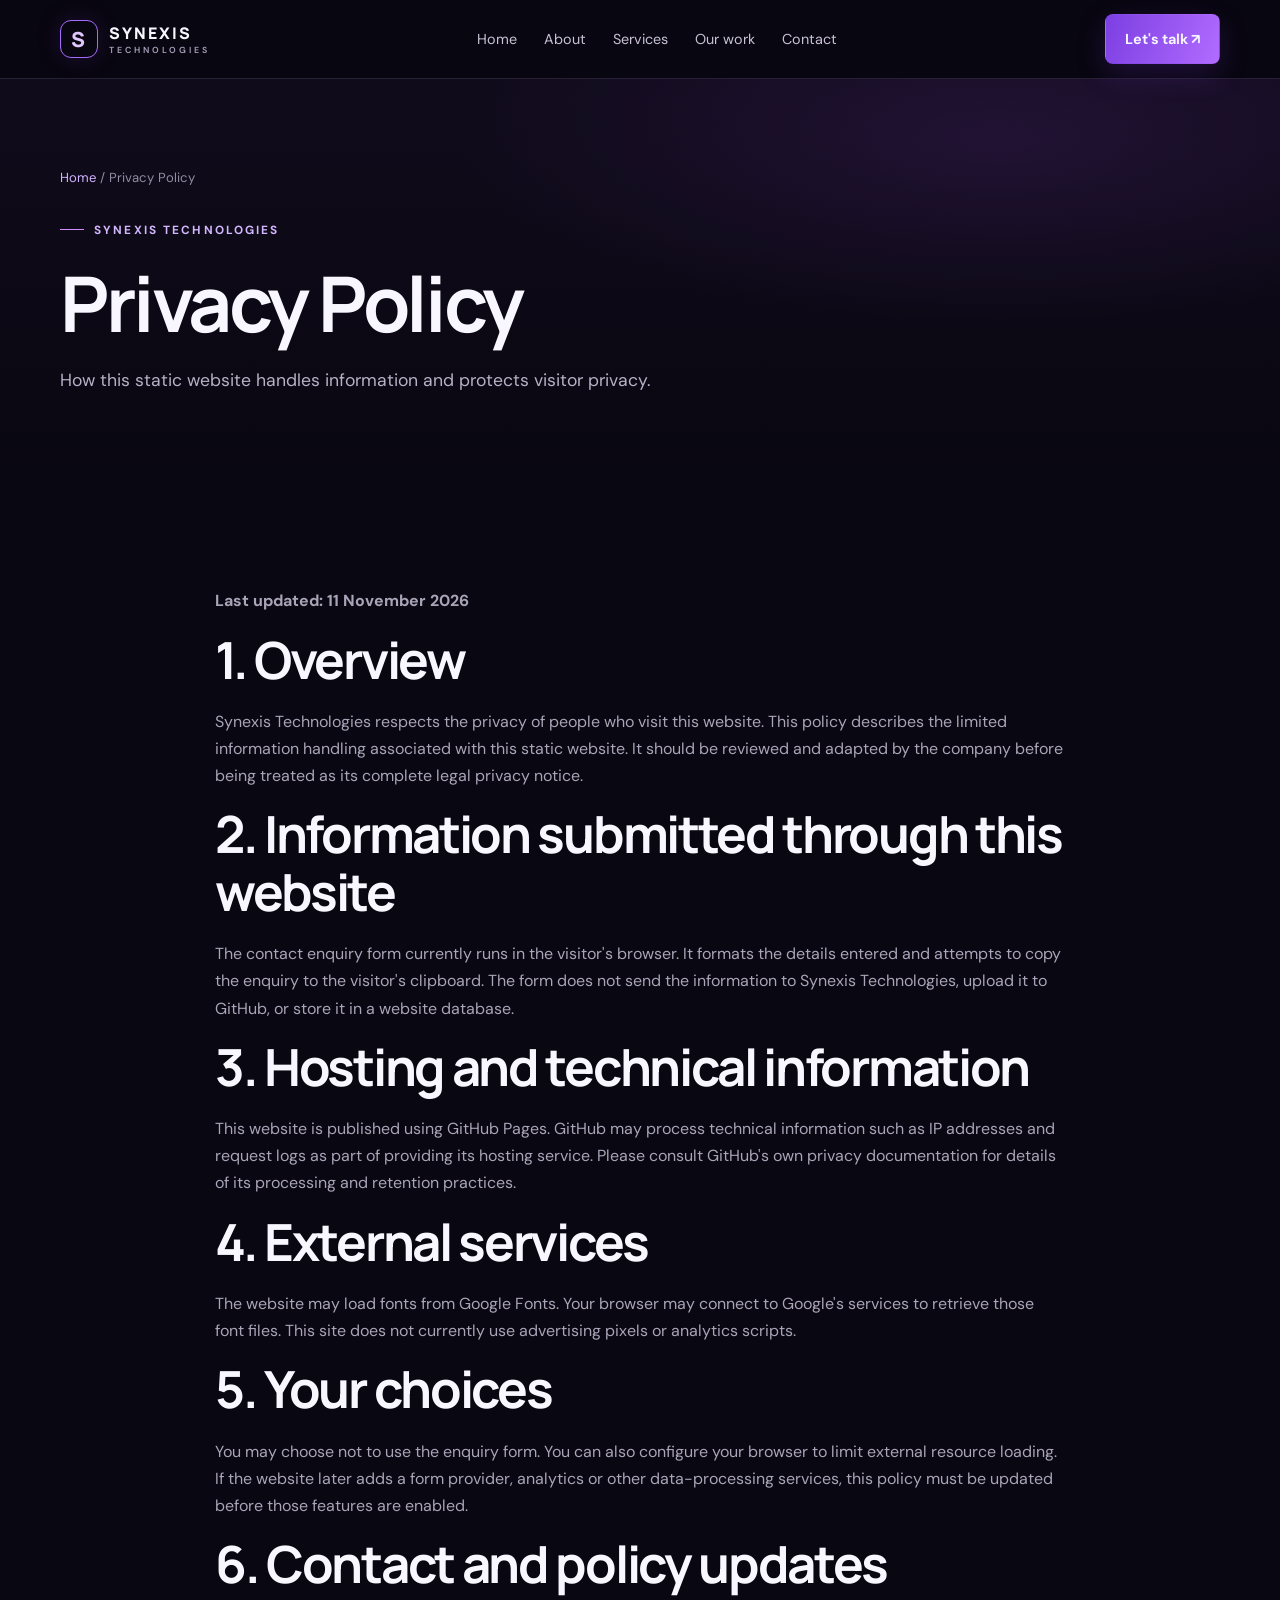
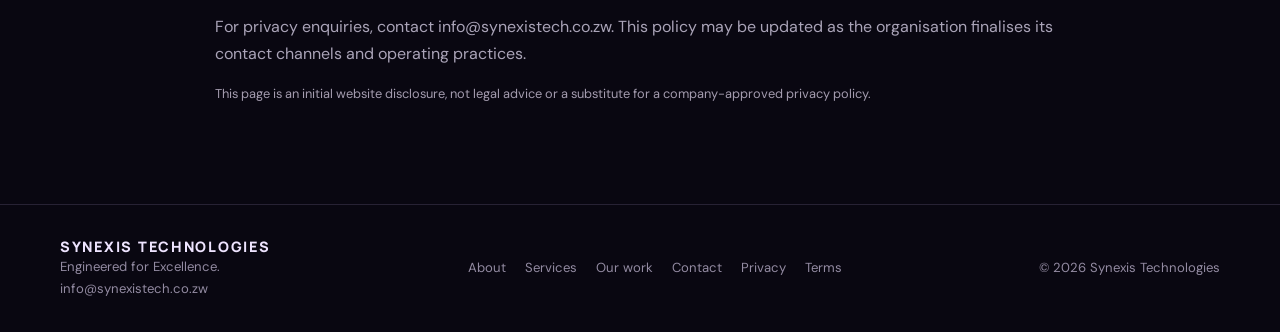
<file: privacy.html>
<!doctype html><html lang="en"><head><meta charset="utf-8"><meta name="viewport" content="width=device-width,initial-scale=1"><meta name="description" content="How this static website handles information and protects visitor privacy."><title>Privacy Policy | Synexis Technologies</title><link rel="stylesheet" href="assets/css/site.css"><link rel="icon" type="image/svg+xml" href="favicon.svg"><link rel="preconnect" href="https://fonts.googleapis.com"><link href="https://fonts.googleapis.com/css2?family=DM+Sans:wght@400;500;600;700&family=Manrope:wght@500;600;700;800&display=swap" rel="stylesheet"></head><body><header class="site-header"><div class="wrap nav"><a class="brand" href="index.html"><span class="brand-mark">S</span><span>SYNEXIS<small>TECHNOLOGIES</small></span></a><nav class="nav-links"><a href="index.html">Home</a><a href="about.html">About</a><a href="services.html">Services</a><a href="work.html">Our work</a><a href="contact.html">Contact</a></nav><a class="btn btn-primary" href="contact.html">Let's talk ↗</a><button class="menu-btn" aria-expanded="false">Menu</button></div></header><main><section class="page-hero"><div class="wrap"><div class="crumb"><a href="index.html">Home</a> / Privacy Policy</div><span class="eyebrow">Synexis Technologies</span><h1>Privacy Policy</h1><p>How this static website handles information and protects visitor privacy.</p></div></section><section class="section"><div class="wrap" style="max-width:850px"><p class="muted"><strong>Last updated: 11 November 2026</strong></p><h2>1. Overview</h2><p class="muted">Synexis Technologies respects the privacy of people who visit this website. This policy describes the limited information handling associated with this static website. It should be reviewed and adapted by the company before being treated as its complete legal privacy notice.</p><h2>2. Information submitted through this website</h2><p class="muted">The contact enquiry form currently runs in the visitor's browser. It formats the details entered and attempts to copy the enquiry to the visitor's clipboard. The form does not send the information to Synexis Technologies, upload it to GitHub, or store it in a website database.</p><h2>3. Hosting and technical information</h2><p class="muted">This website is published using GitHub Pages. GitHub may process technical information such as IP addresses and request logs as part of providing its hosting service. Please consult GitHub's own privacy documentation for details of its processing and retention practices.</p><h2>4. External services</h2><p class="muted">The website may load fonts from Google Fonts. Your browser may connect to Google's services to retrieve those font files. This site does not currently use advertising pixels or analytics scripts.</p><h2>5. Your choices</h2><p class="muted">You may choose not to use the enquiry form. You can also configure your browser to limit external resource loading. If the website later adds a form provider, analytics or other data-processing services, this policy must be updated before those features are enabled.</p><h2>6. Contact and policy updates</h2><p class="muted">For privacy enquiries, contact <a href="mailto:info@synexistech.co.zw">info@synexistech.co.zw</a>. This policy may be updated as the organisation finalises its contact channels and operating practices.</p><p class="notice">This page is an initial website disclosure, not legal advice or a substitute for a company-approved privacy policy.</p></div></section></main><footer class="site-footer"><div class="wrap footer-row"><div><div class="footer-brand">SYNEXIS TECHNOLOGIES</div><div>Engineered for Excellence.</div><div><a href="mailto:info@synexistech.co.zw">info@synexistech.co.zw</a></div></div><div class="footer-links"><a href="about.html">About</a><a href="services.html">Services</a><a href="work.html">Our work</a><a href="contact.html">Contact</a><a href="privacy.html">Privacy</a><a href="terms.html">Terms</a></div><div>© <span data-year></span> Synexis Technologies</div></div></footer><script src="assets/js/site.js"></script></body></html>
</file>
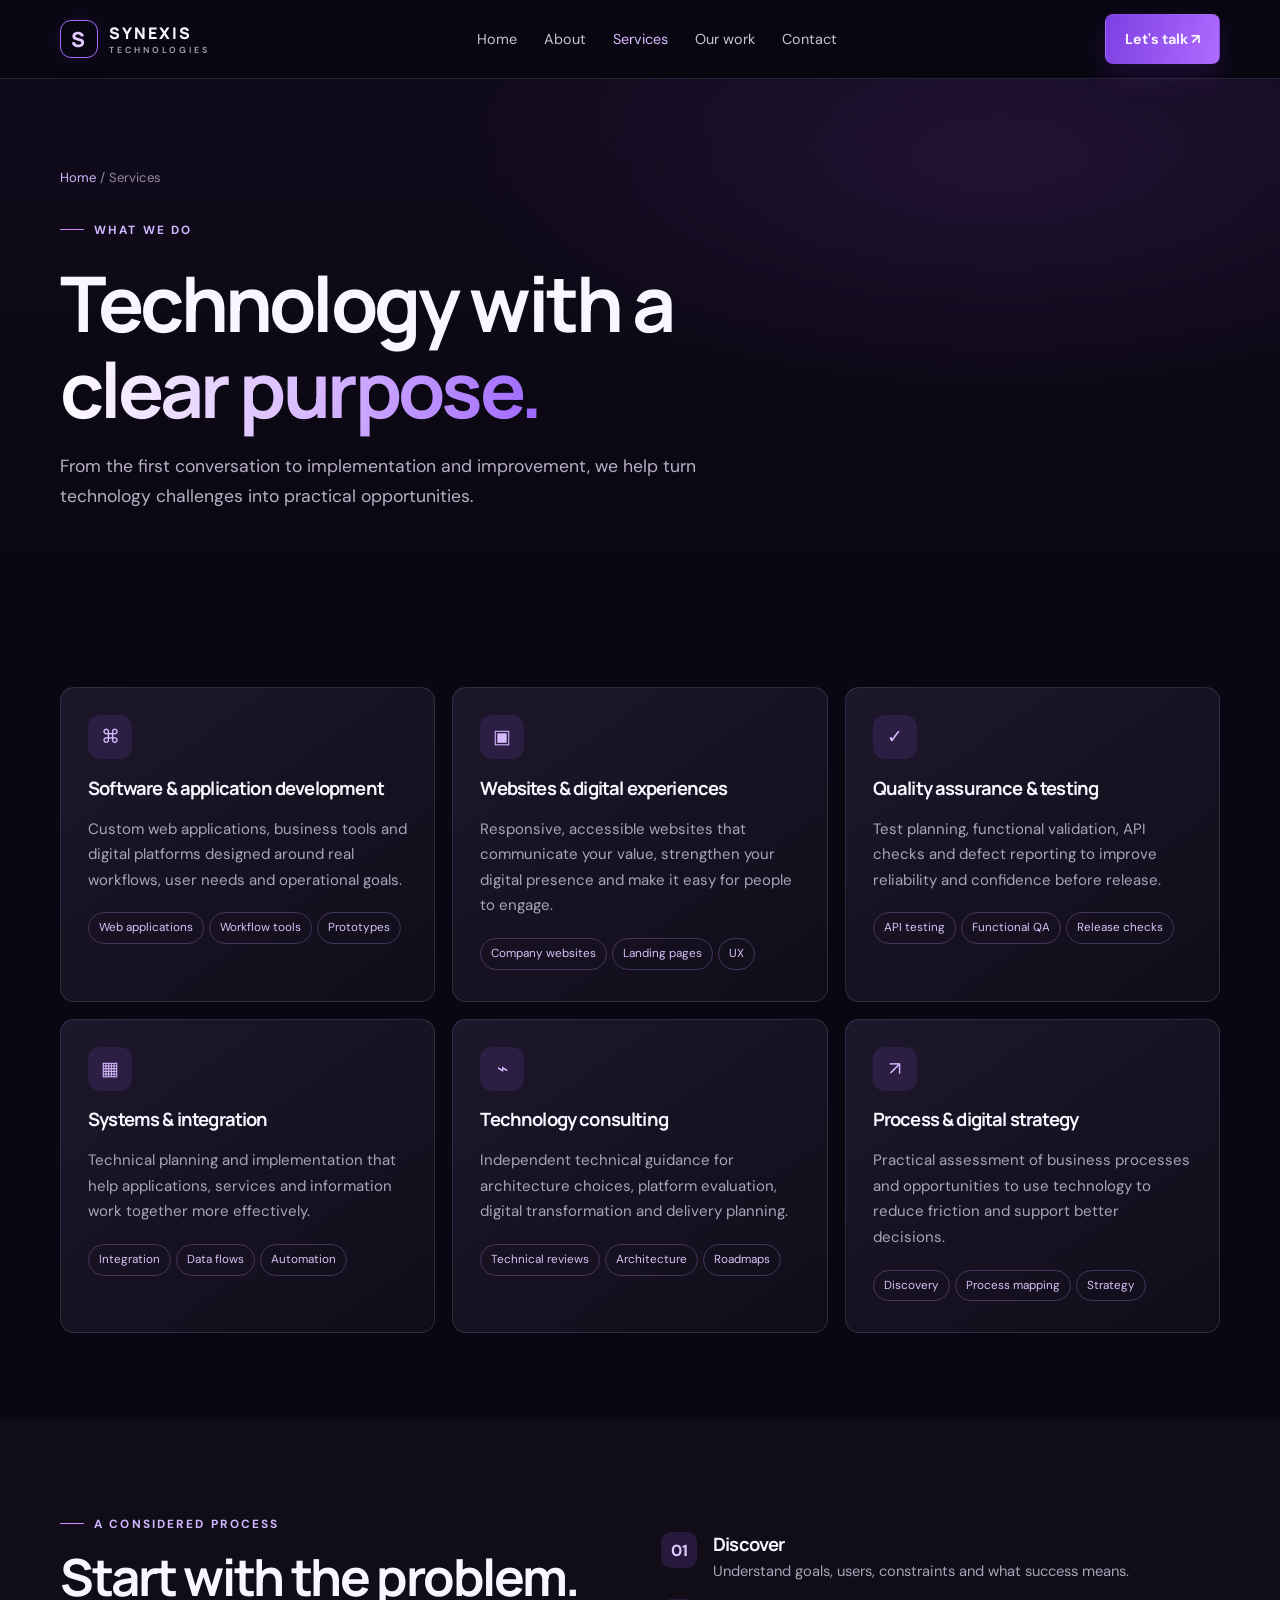
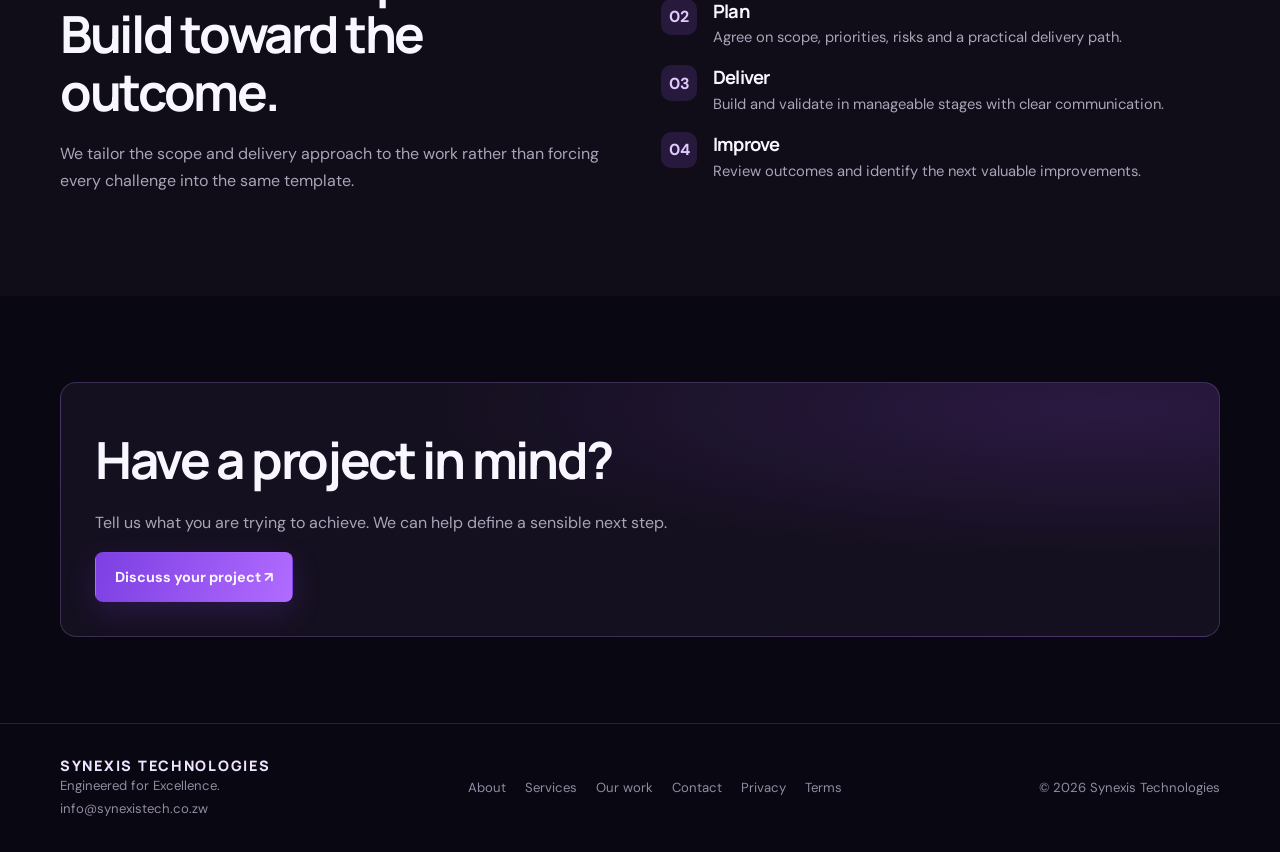
<file: services.html>
<!doctype html><html lang="en"><head><meta charset="utf-8"><meta name="viewport" content="width=device-width,initial-scale=1"><meta name="description" content="Explore Synexis Technologies services: software development, web experiences, QA, systems integration and technology consulting."><title>Services | Synexis Technologies</title><link rel="stylesheet" href="assets/css/site.css"><link rel="preconnect" href="https://fonts.googleapis.com"><link href="https://fonts.googleapis.com/css2?family=DM+Sans:wght@400;500;600;700&family=Manrope:wght@500;600;700;800&display=swap" rel="stylesheet"><link rel="icon" type="image/svg+xml" href="favicon.svg"></head><body><header class="site-header"><div class="wrap nav"><a class="brand" href="index.html"><span class="brand-mark">S</span><span>SYNEXIS<small>TECHNOLOGIES</small></span></a><nav class="nav-links"><a href="index.html">Home</a><a href="about.html">About</a><a href="services.html" aria-current="page">Services</a><a href="work.html">Our work</a><a href="contact.html">Contact</a></nav><a class="btn btn-primary" href="contact.html">Let's talk ↗</a><button class="menu-btn" aria-expanded="false">Menu</button></div></header><main><section class="page-hero"><div class="wrap"><div class="crumb"><a href="index.html">Home</a> / Services</div><span class="eyebrow">What we do</span><h1>Technology with a<br><span class="gradient">clear purpose.</span></h1><p>From the first conversation to implementation and improvement, we help turn technology challenges into practical opportunities.</p></div></section><section class="section"><div class="wrap grid-3"><article class="card reveal"><div class="icon-box">⌘</div><h3>Software & application development</h3><p>Custom web applications, business tools and digital platforms designed around real workflows, user needs and operational goals.</p><span class="pill">Web applications</span><span class="pill">Workflow tools</span><span class="pill">Prototypes</span></article><article class="card reveal"><div class="icon-box">▣</div><h3>Websites & digital experiences</h3><p>Responsive, accessible websites that communicate your value, strengthen your digital presence and make it easy for people to engage.</p><span class="pill">Company websites</span><span class="pill">Landing pages</span><span class="pill">UX</span></article><article class="card reveal"><div class="icon-box">✓</div><h3>Quality assurance & testing</h3><p>Test planning, functional validation, API checks and defect reporting to improve reliability and confidence before release.</p><span class="pill">API testing</span><span class="pill">Functional QA</span><span class="pill">Release checks</span></article><article class="card reveal"><div class="icon-box">▦</div><h3>Systems & integration</h3><p>Technical planning and implementation that help applications, services and information work together more effectively.</p><span class="pill">Integration</span><span class="pill">Data flows</span><span class="pill">Automation</span></article><article class="card reveal"><div class="icon-box">⌁</div><h3>Technology consulting</h3><p>Independent technical guidance for architecture choices, platform evaluation, digital transformation and delivery planning.</p><span class="pill">Technical reviews</span><span class="pill">Architecture</span><span class="pill">Roadmaps</span></article><article class="card reveal"><div class="icon-box">↗</div><h3>Process & digital strategy</h3><p>Practical assessment of business processes and opportunities to use technology to reduce friction and support better decisions.</p><span class="pill">Discovery</span><span class="pill">Process mapping</span><span class="pill">Strategy</span></article></div></section><section class="section" style="background:#100d19"><div class="wrap grid-2"><div class="reveal"><span class="eyebrow">A considered process</span><h2>Start with the problem. Build toward the outcome.</h2><p class="muted">We tailor the scope and delivery approach to the work rather than forcing every challenge into the same template.</p></div><div class="steps reveal"><div class="step"><span class="step-num">01</span><div><h3>Discover</h3><p>Understand goals, users, constraints and what success means.</p></div></div><div class="step"><span class="step-num">02</span><div><h3>Plan</h3><p>Agree on scope, priorities, risks and a practical delivery path.</p></div></div><div class="step"><span class="step-num">03</span><div><h3>Deliver</h3><p>Build and validate in manageable stages with clear communication.</p></div></div><div class="step"><span class="step-num">04</span><div><h3>Improve</h3><p>Review outcomes and identify the next valuable improvements.</p></div></div></div></div></section><section class="section"><div class="wrap callout reveal"><h2>Have a project in mind?</h2><p class="muted">Tell us what you are trying to achieve. We can help define a sensible next step.</p><a class="btn btn-primary" href="contact.html">Discuss your project ↗</a></div></section></main><footer class="site-footer"><div class="wrap footer-row"><div><div class="footer-brand">SYNEXIS TECHNOLOGIES</div><div>Engineered for Excellence.</div><div><a href="mailto:info@synexistech.co.zw">info@synexistech.co.zw</a></div></div><div class="footer-links"><a href="about.html">About</a><a href="services.html">Services</a><a href="work.html">Our work</a><a href="contact.html">Contact</a><a href="privacy.html">Privacy</a><a href="terms.html">Terms</a></div><div>© <span data-year></span> Synexis Technologies</div></div></footer><script src="assets/js/site.js"></script></body></html>
</file>
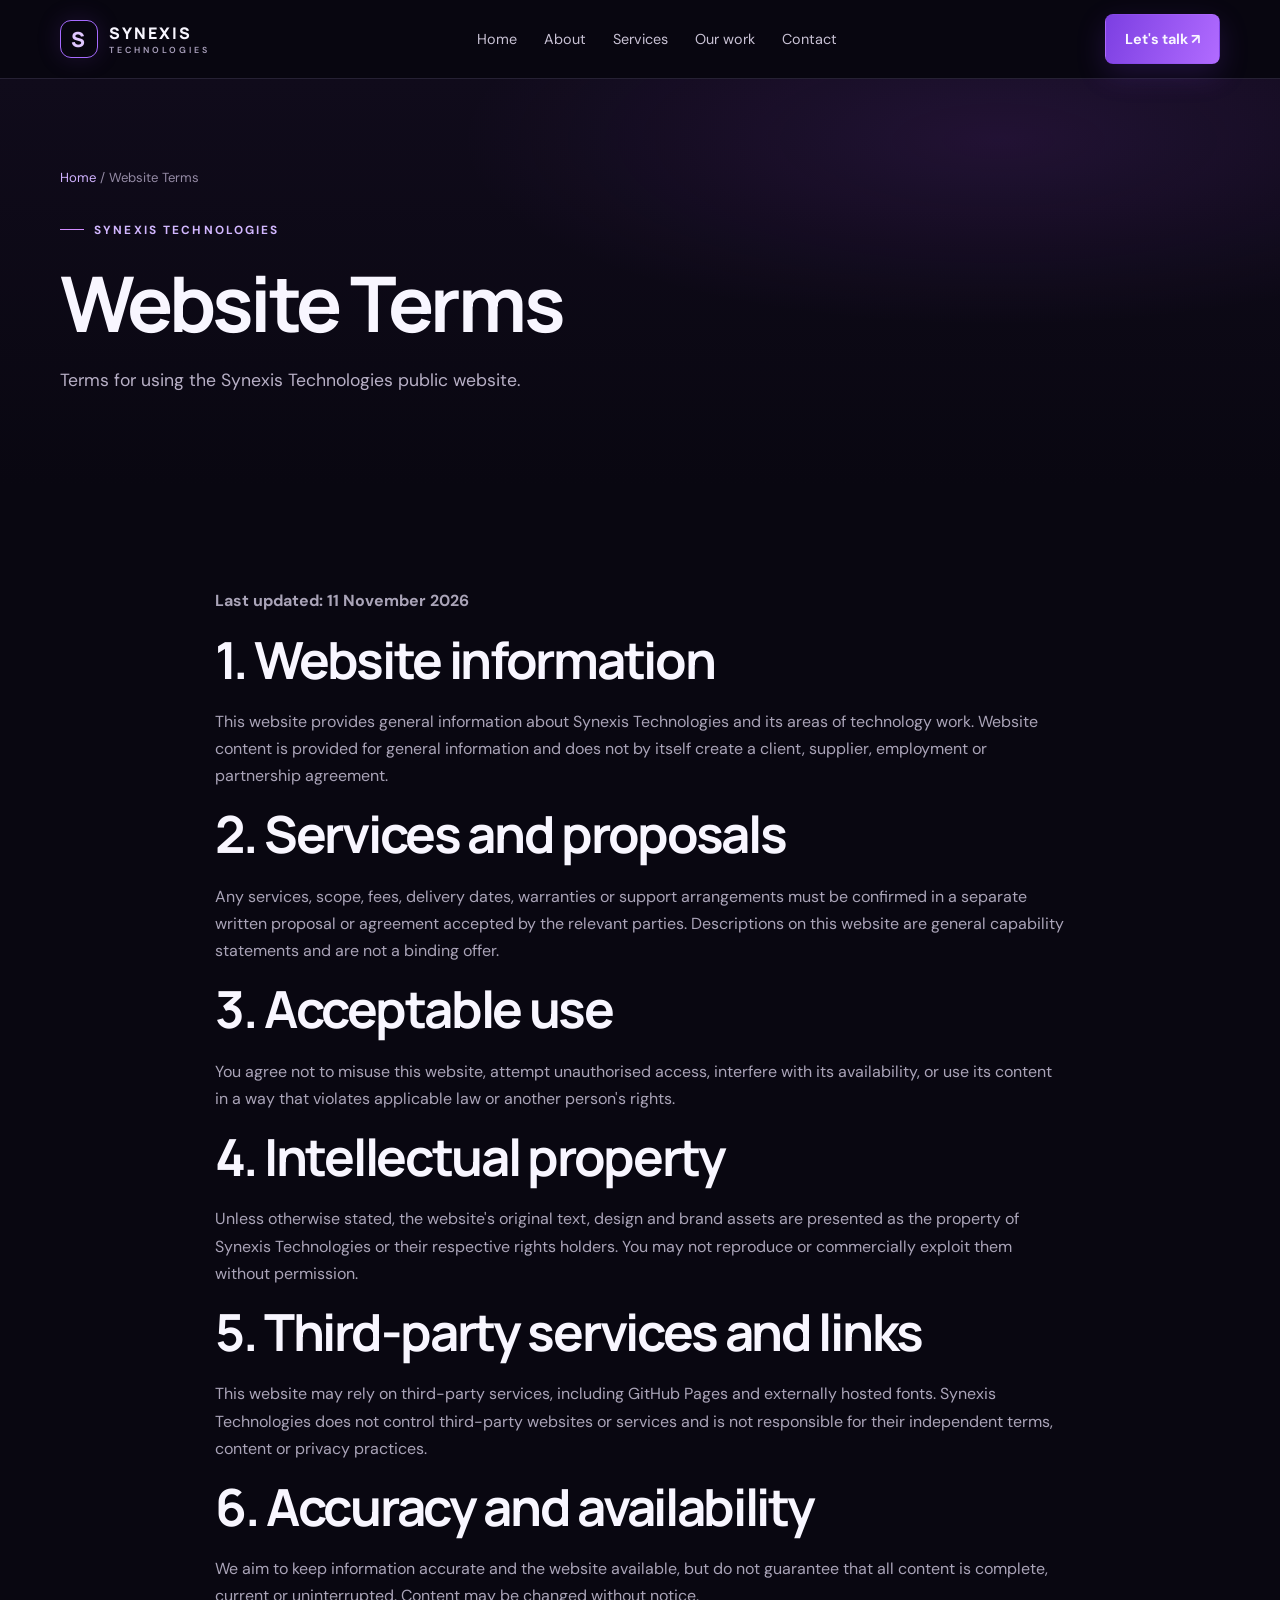
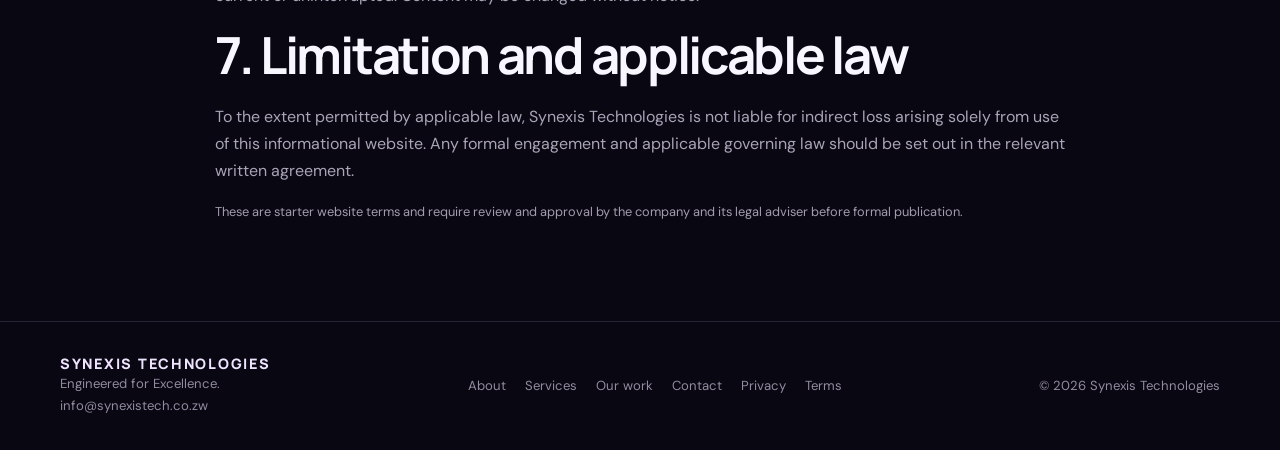
<file: terms.html>
<!doctype html><html lang="en"><head><meta charset="utf-8"><meta name="viewport" content="width=device-width,initial-scale=1"><meta name="description" content="Terms for using the Synexis Technologies public website."><title>Website Terms | Synexis Technologies</title><link rel="stylesheet" href="assets/css/site.css"><link rel="icon" type="image/svg+xml" href="favicon.svg"><link rel="preconnect" href="https://fonts.googleapis.com"><link href="https://fonts.googleapis.com/css2?family=DM+Sans:wght@400;500;600;700&family=Manrope:wght@500;600;700;800&display=swap" rel="stylesheet"></head><body><header class="site-header"><div class="wrap nav"><a class="brand" href="index.html"><span class="brand-mark">S</span><span>SYNEXIS<small>TECHNOLOGIES</small></span></a><nav class="nav-links"><a href="index.html">Home</a><a href="about.html">About</a><a href="services.html">Services</a><a href="work.html">Our work</a><a href="contact.html">Contact</a></nav><a class="btn btn-primary" href="contact.html">Let's talk ↗</a><button class="menu-btn" aria-expanded="false">Menu</button></div></header><main><section class="page-hero"><div class="wrap"><div class="crumb"><a href="index.html">Home</a> / Website Terms</div><span class="eyebrow">Synexis Technologies</span><h1>Website Terms</h1><p>Terms for using the Synexis Technologies public website.</p></div></section><section class="section"><div class="wrap" style="max-width:850px"><p class="muted"><strong>Last updated: 11 November 2026</strong></p><h2>1. Website information</h2><p class="muted">This website provides general information about Synexis Technologies and its areas of technology work. Website content is provided for general information and does not by itself create a client, supplier, employment or partnership agreement.</p><h2>2. Services and proposals</h2><p class="muted">Any services, scope, fees, delivery dates, warranties or support arrangements must be confirmed in a separate written proposal or agreement accepted by the relevant parties. Descriptions on this website are general capability statements and are not a binding offer.</p><h2>3. Acceptable use</h2><p class="muted">You agree not to misuse this website, attempt unauthorised access, interfere with its availability, or use its content in a way that violates applicable law or another person's rights.</p><h2>4. Intellectual property</h2><p class="muted">Unless otherwise stated, the website's original text, design and brand assets are presented as the property of Synexis Technologies or their respective rights holders. You may not reproduce or commercially exploit them without permission.</p><h2>5. Third-party services and links</h2><p class="muted">This website may rely on third-party services, including GitHub Pages and externally hosted fonts. Synexis Technologies does not control third-party websites or services and is not responsible for their independent terms, content or privacy practices.</p><h2>6. Accuracy and availability</h2><p class="muted">We aim to keep information accurate and the website available, but do not guarantee that all content is complete, current or uninterrupted. Content may be changed without notice.</p><h2>7. Limitation and applicable law</h2><p class="muted">To the extent permitted by applicable law, Synexis Technologies is not liable for indirect loss arising solely from use of this informational website. Any formal engagement and applicable governing law should be set out in the relevant written agreement.</p><p class="notice">These are starter website terms and require review and approval by the company and its legal adviser before formal publication.</p></div></section></main><footer class="site-footer"><div class="wrap footer-row"><div><div class="footer-brand">SYNEXIS TECHNOLOGIES</div><div>Engineered for Excellence.</div><div><a href="mailto:info@synexistech.co.zw">info@synexistech.co.zw</a></div></div><div class="footer-links"><a href="about.html">About</a><a href="services.html">Services</a><a href="work.html">Our work</a><a href="contact.html">Contact</a><a href="privacy.html">Privacy</a><a href="terms.html">Terms</a></div><div>© <span data-year></span> Synexis Technologies</div></div></footer><script src="assets/js/site.js"></script></body></html>
</file>
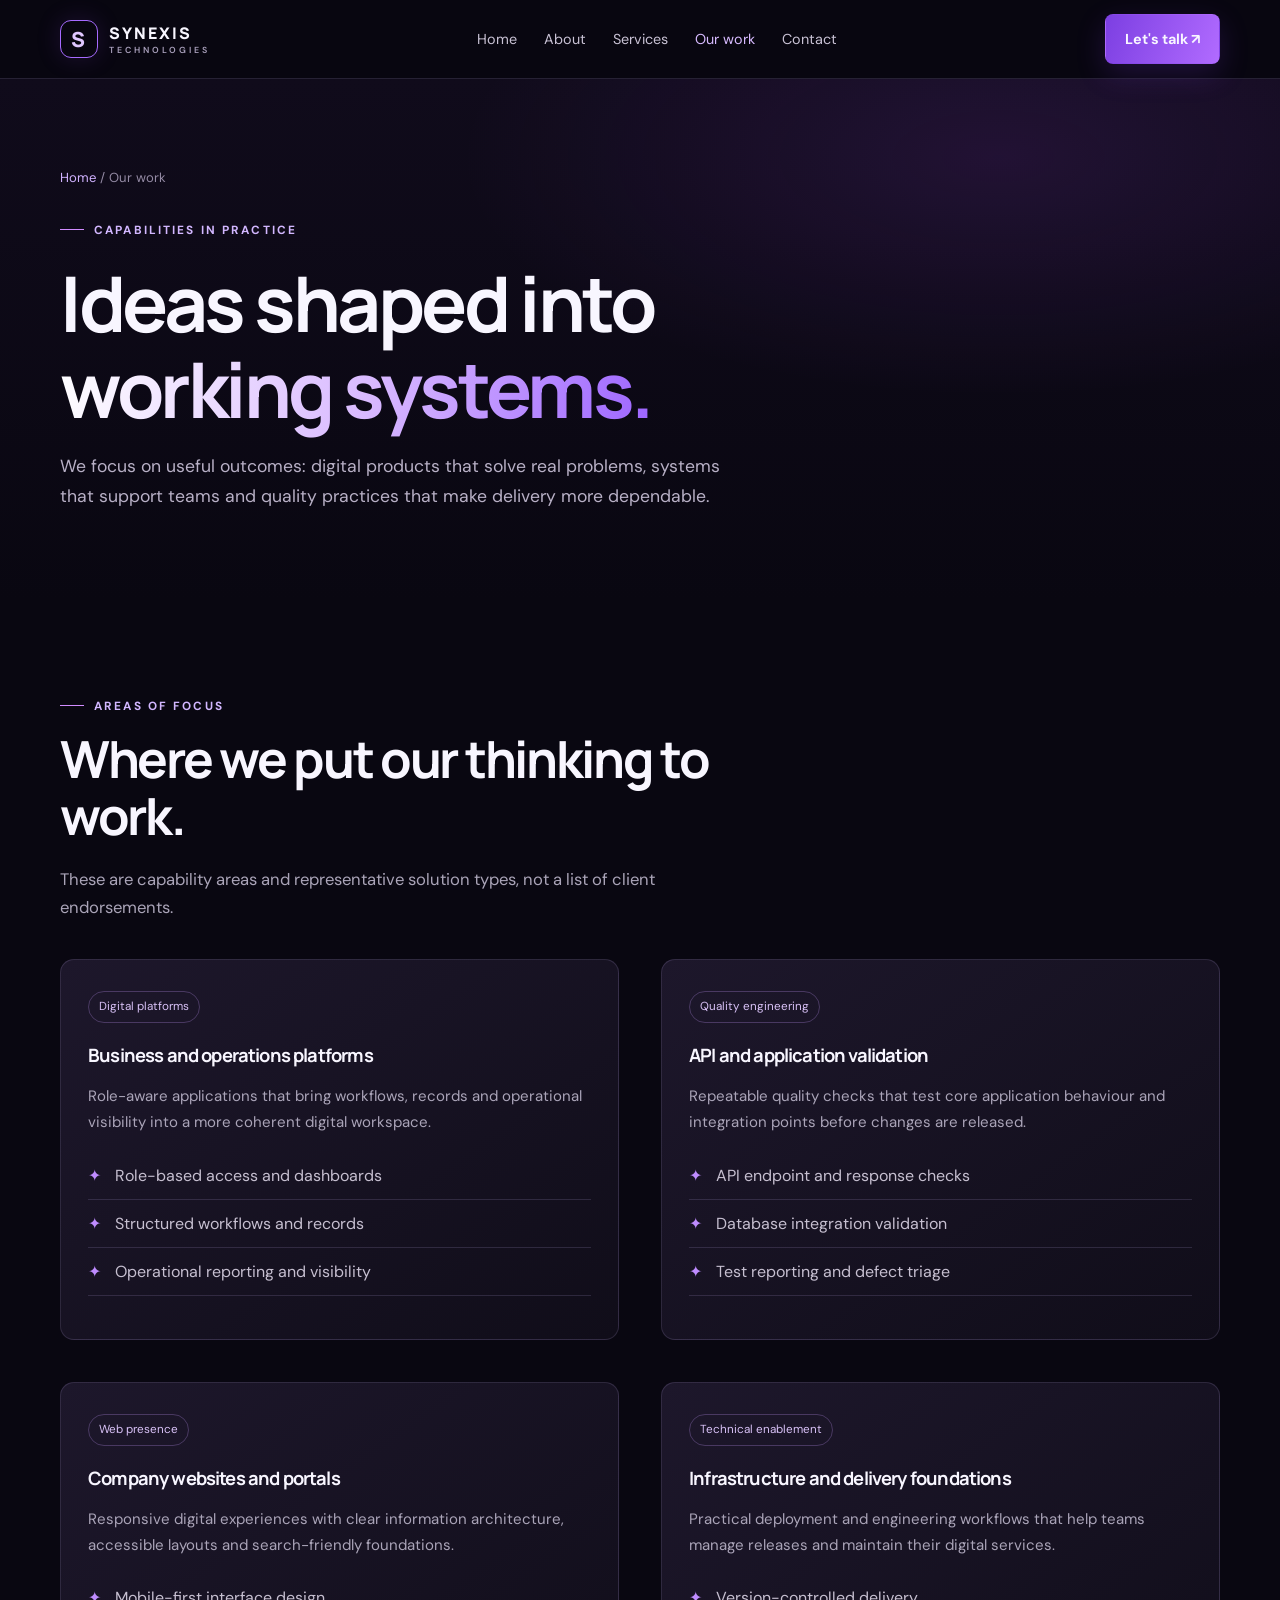
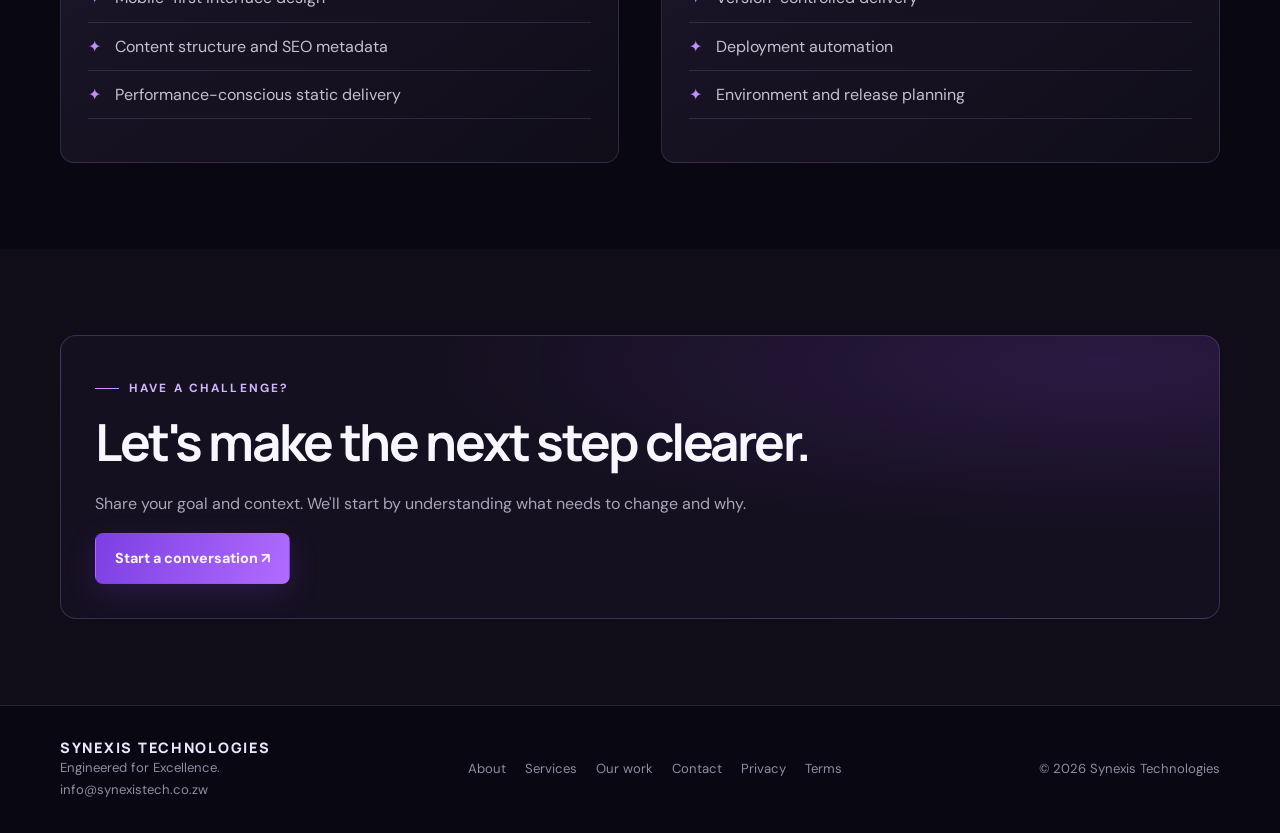
<file: work.html>
<!doctype html><html lang="en"><head><meta charset="utf-8"><meta name="viewport" content="width=device-width,initial-scale=1"><meta name="description" content="Explore the kinds of digital products, internal systems and quality engineering work Synexis Technologies focuses on."><title>Our Work | Synexis Technologies</title><link rel="stylesheet" href="assets/css/site.css"><link rel="preconnect" href="https://fonts.googleapis.com"><link href="https://fonts.googleapis.com/css2?family=DM+Sans:wght@400;500;600;700&family=Manrope:wght@500;600;700;800&display=swap" rel="stylesheet"><link rel="icon" type="image/svg+xml" href="favicon.svg"></head><body><header class="site-header"><div class="wrap nav"><a class="brand" href="index.html"><span class="brand-mark">S</span><span>SYNEXIS<small>TECHNOLOGIES</small></span></a><nav class="nav-links"><a href="index.html">Home</a><a href="about.html">About</a><a href="services.html">Services</a><a href="work.html" aria-current="page">Our work</a><a href="contact.html">Contact</a></nav><a class="btn btn-primary" href="contact.html">Let's talk ↗</a><button class="menu-btn" aria-expanded="false">Menu</button></div></header><main><section class="page-hero"><div class="wrap"><div class="crumb"><a href="index.html">Home</a> / Our work</div><span class="eyebrow">Capabilities in practice</span><h1>Ideas shaped into<br><span class="gradient">working systems.</span></h1><p>We focus on useful outcomes: digital products that solve real problems, systems that support teams and quality practices that make delivery more dependable.</p></div></section><section class="section"><div class="wrap"><div class="section-head"><span class="eyebrow">Areas of focus</span><h2>Where we put our thinking to work.</h2><p>These are capability areas and representative solution types, not a list of client endorsements.</p></div><div class="grid-2"><article class="card reveal"><span class="pill">Digital platforms</span><h3>Business and operations platforms</h3><p>Role-aware applications that bring workflows, records and operational visibility into a more coherent digital workspace.</p><ul class="list-check"><li>Role-based access and dashboards</li><li>Structured workflows and records</li><li>Operational reporting and visibility</li></ul></article><article class="card reveal"><span class="pill">Quality engineering</span><h3>API and application validation</h3><p>Repeatable quality checks that test core application behaviour and integration points before changes are released.</p><ul class="list-check"><li>API endpoint and response checks</li><li>Database integration validation</li><li>Test reporting and defect triage</li></ul></article><article class="card reveal"><span class="pill">Web presence</span><h3>Company websites and portals</h3><p>Responsive digital experiences with clear information architecture, accessible layouts and search-friendly foundations.</p><ul class="list-check"><li>Mobile-first interface design</li><li>Content structure and SEO metadata</li><li>Performance-conscious static delivery</li></ul></article><article class="card reveal"><span class="pill">Technical enablement</span><h3>Infrastructure and delivery foundations</h3><p>Practical deployment and engineering workflows that help teams manage releases and maintain their digital services.</p><ul class="list-check"><li>Version-controlled delivery</li><li>Deployment automation</li><li>Environment and release planning</li></ul></article></div></div></section><section class="section" style="background:#100d19"><div class="wrap callout reveal"><span class="eyebrow">Have a challenge?</span><h2>Let's make the next step clearer.</h2><p class="muted">Share your goal and context. We'll start by understanding what needs to change and why.</p><a class="btn btn-primary" href="contact.html">Start a conversation ↗</a></div></section></main><footer class="site-footer"><div class="wrap footer-row"><div><div class="footer-brand">SYNEXIS TECHNOLOGIES</div><div>Engineered for Excellence.</div><div><a href="mailto:info@synexistech.co.zw">info@synexistech.co.zw</a></div></div><div class="footer-links"><a href="about.html">About</a><a href="services.html">Services</a><a href="work.html">Our work</a><a href="contact.html">Contact</a><a href="privacy.html">Privacy</a><a href="terms.html">Terms</a></div><div>© <span data-year></span> Synexis Technologies</div></div></footer><script src="assets/js/site.js"></script></body></html>
</file>
<file: assets/css/site.css>
:root{color-scheme:dark;--bg:#090711;--surface:#14101f;--surface2:#1b1429;--ink:#f8f6ff;--muted:#aaa4b8;--line:rgba(208,190,255,.15);--violet:#9b5cff;--pink:#d18cff;--max:1160px}*{box-sizing:border-box}html{scroll-behavior:smooth;scroll-padding-top:90px}body{margin:0;background:var(--bg);color:var(--ink);font:16px/1.7 "DM Sans",Arial,sans-serif}a{color:inherit;text-decoration:none}img{max-width:100%}.wrap{width:min(var(--max),calc(100% - 44px));margin:auto}.gradient{background:linear-gradient(100deg,#fff,#d9baff 52%,#9d65ff);-webkit-background-clip:text;background-clip:text;color:transparent}.eyebrow{display:inline-flex;gap:10px;align-items:center;color:#d2b7ff;font-size:.74rem;font-weight:700;letter-spacing:.18em;text-transform:uppercase}.eyebrow:before{content:"";width:24px;height:1px;background:var(--pink)}h1,h2,h3{font-family:Manrope,Arial,sans-serif;line-height:1.12;letter-spacing:-.045em}h1{font-size:clamp(2.8rem,6vw,5.2rem);margin:20px 0}h2{font-size:clamp(2rem,4vw,3.3rem);margin:14px 0 20px}h3{font-size:1.15rem}.muted{color:var(--muted)}.section{padding:86px 0}.section-head{max-width:700px;margin-bottom:38px}.section-head p{color:var(--muted);font-size:1.04rem}.site-header{position:sticky;top:0;z-index:30;background:rgba(9,7,17,.9);backdrop-filter:blur(16px);border-bottom:1px solid var(--line)}.nav{height:78px;display:flex;align-items:center;justify-content:space-between;gap:22px}.brand{display:flex;align-items:center;gap:11px;font:800 1rem Manrope;letter-spacing:.13em}.brand-mark{width:38px;height:38px;border:1px solid #a66aff;border-radius:11px;display:grid;place-items:center;color:#e0c7ff;font-size:1.3rem;box-shadow:0 0 24px #8b45d42b}.brand small{display:block;font:600 .55rem "DM Sans";letter-spacing:.34em;color:#a9a0bc}.nav-links{display:flex;gap:27px;align-items:center;color:#c9c2d5;font-size:.9rem}.nav-links a:hover,.nav-links a[aria-current=page]{color:#d7baff}.btn{display:inline-flex;align-items:center;justify-content:center;padding:12px 19px;border-radius:8px;font-weight:700;font-size:.9rem;border:1px solid transparent;transition:.2s}.btn-primary{background:linear-gradient(110deg,#7c3fe2,#b16bff);box-shadow:0 10px 30px #7e3de033}.btn-outline{border-color:#b78bdf66}.btn:hover{transform:translateY(-2px)}.menu-btn{display:none;background:none;color:white;border:1px solid var(--line);padding:8px 12px;border-radius:8px}.page-hero{padding:88px 0 72px;background:radial-gradient(ellipse at 78% 15%,#7c36b42b,transparent 38%),linear-gradient(180deg,#100b1b,#090711)}.page-hero p{max-width:690px;color:#b8b0c6;font-size:1.1rem}.crumb{color:#948aa4;font-size:.82rem;margin-bottom:22px}.crumb a{color:#d0b2ff}.grid-2{display:grid;grid-template-columns:1fr 1fr;gap:42px;align-items:center}.grid-3{display:grid;grid-template-columns:repeat(3,1fr);gap:17px}.card{padding:27px;border:1px solid var(--line);border-radius:14px;background:linear-gradient(145deg,#1d172b,#100d19);transition:.25s}.card:hover{transform:translateY(-4px);border-color:#b78bdf88}.card p{color:var(--muted);font-size:.94rem}.icon-box{width:44px;height:44px;display:grid;place-items:center;border-radius:12px;background:#9659eb24;color:#d7baff;font-size:1.2rem;margin-bottom:18px}.pill{display:inline-block;border:1px solid #c59aff44;color:#d8c1f6;border-radius:99px;padding:5px 10px;font-size:.73rem;margin:4px 5px 4px 0}.callout{padding:34px;border:1px solid #c496ff38;border-radius:16px;background:radial-gradient(ellipse at 90% 10%,#803dcb33,transparent 45%),#151020}.list-check{padding:0;list-style:none}.list-check li{padding:10px 0 10px 27px;position:relative;color:#c6bfd0;border-bottom:1px solid var(--line)}.list-check li:before{content:"✦";position:absolute;left:0;color:#bf8cff}.steps{display:grid;gap:15px}.step{display:grid;grid-template-columns:38px 1fr;gap:14px}.step-num{height:36px;width:36px;display:grid;place-items:center;border-radius:10px;background:#9856e52a;color:#e1c9ff;font-weight:700}.step h3{margin:2px 0 4px}.step p{margin:0;color:var(--muted);font-size:.92rem}.contact-form{display:grid;gap:13px}.contact-form label{display:grid;gap:6px;color:#d6cce4;font-size:.84rem}.contact-form input,.contact-form textarea,.contact-form select{width:100%;padding:13px;border-radius:8px;border:1px solid #ceb4ff35;background:#090711;color:#fff;outline:none}.contact-form input:focus,.contact-form textarea:focus,.contact-form select:focus{border-color:#a96aff}.contact-form textarea{min-height:130px;resize:vertical}.notice{font-size:.8rem;color:#a49caf}.site-footer{border-top:1px solid var(--line);padding:32px 0;color:#938ba2;font-size:.82rem}.footer-row{display:flex;justify-content:space-between;gap:20px;align-items:center}.footer-links{display:flex;gap:19px;flex-wrap:wrap}.footer-links a:hover{color:white}.footer-brand{color:#eee4ff;font:800 .9rem Manrope;letter-spacing:.12em}.reveal{opacity:0;transform:translateY(18px);transition:.6s}.reveal.visible{opacity:1;transform:none}.skip{position:absolute;left:-9999px}.skip:focus{left:12px;top:12px;background:white;color:black;padding:10px;z-index:100}@media(max-width:850px){.grid-3{grid-template-columns:repeat(2,1fr)}.grid-2{gap:25px}}@media(max-width:640px){.wrap{width:calc(100% - 34px)}.nav{height:68px}.menu-btn{display:block}.nav-links{display:none;position:absolute;top:68px;left:0;right:0;padding:12px 22px 22px;background:#100d19;border-bottom:1px solid var(--line);flex-direction:column;align-items:stretch;gap:0}.nav-links.open{display:flex}.nav-links a{padding:11px 0}.nav>.btn{display:none}.page-hero{padding:64px 0 48px}.section{padding:65px 0}.grid-2,.grid-3{grid-template-columns:1fr}.callout{padding:24px}.footer-row{flex-direction:column;text-align:center}.footer-links{justify-content:center}}@media(prefers-reduced-motion:reduce){html{scroll-behavior:auto}*,*:before,*:after{transition:none!important}.reveal{opacity:1;transform:none}}
</file>
